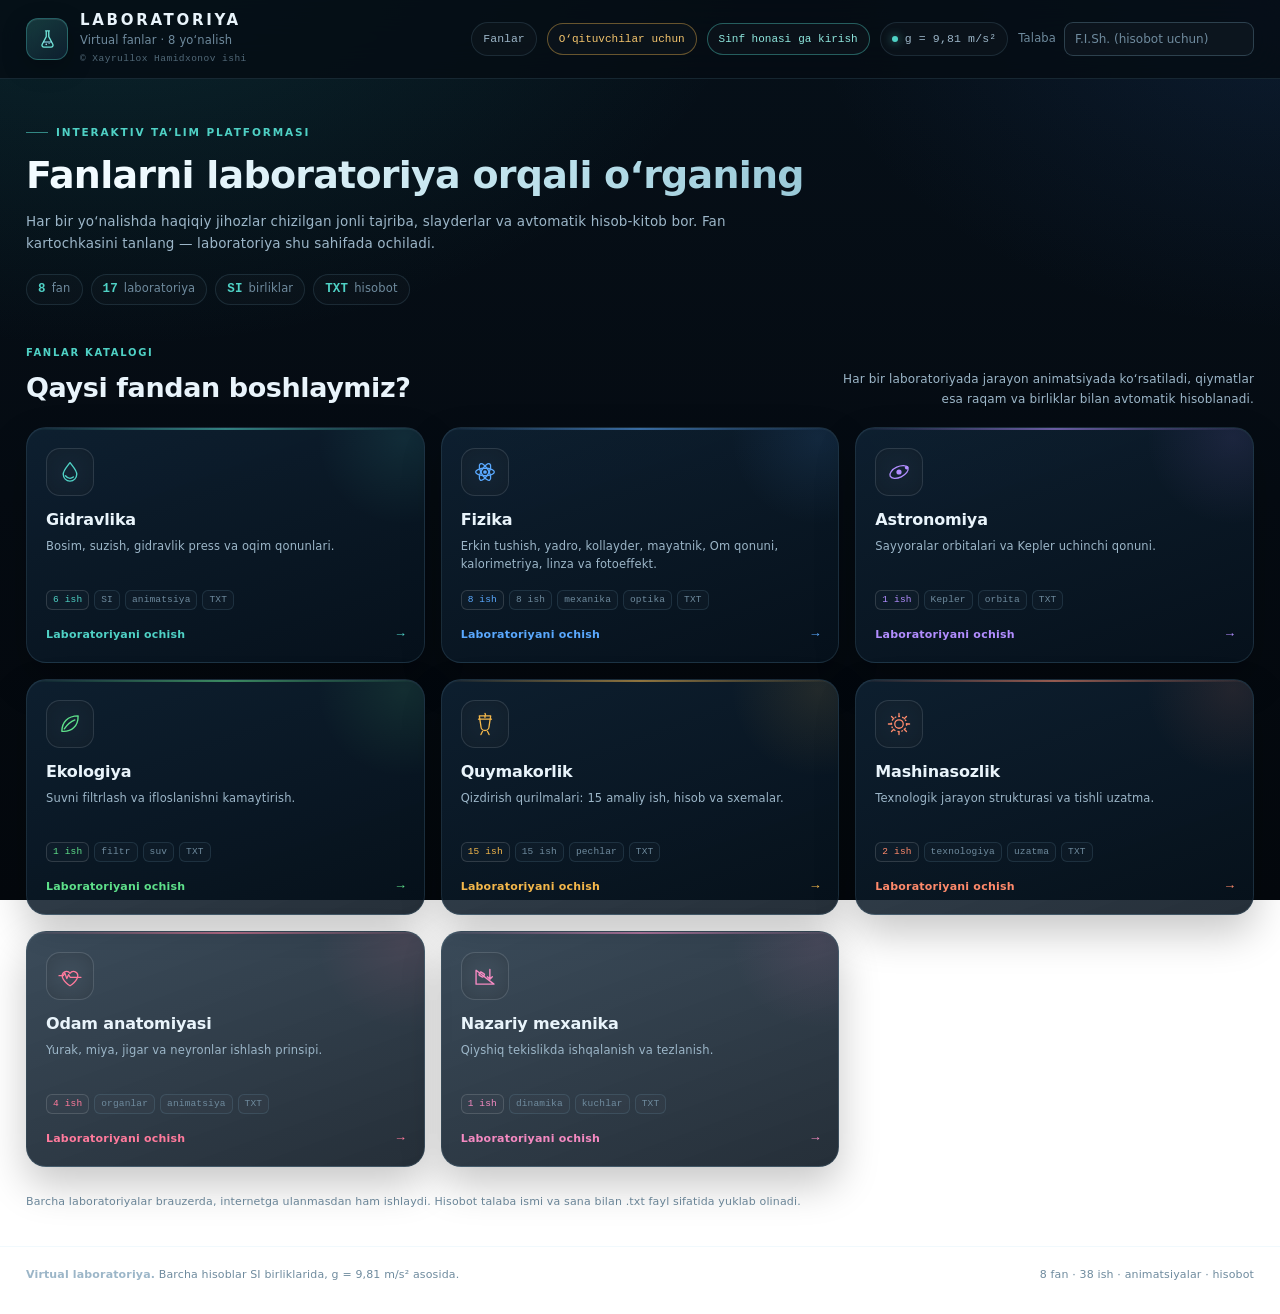
<file: index.html>
<!DOCTYPE html>
<html lang="uz">
<head>
<meta charset="UTF-8">
<meta name="viewport" content="width=device-width, initial-scale=1.0">
<title>Virtual laboratoriya — fanlar to‘plami</title>
<meta name="description" content="8 fan bo‘yicha interaktiv virtual laboratoriyalar: gidravlika, fizika, astronomiya, ekologiya, quymakorlik, mashinasozlik, nazariy mexanika va odam anatomiyasi. Animatsiyalar, SI birliklar va hisobotlar.">
<style>
:root{
  --bg:#050d15;
  --ink:#e9f4fb;
  --muted:#9cb6c8;
  --dim:#6f8b9e;
  --line:rgba(150,205,235,.13);
  --line2:rgba(150,205,235,.24);
  --teal:#4fd1c5;
  --teal2:#2fb3a7;
  --amber:#f5b84b;
  --blue:#5aa9ff;
  --red:#ff6b6b;
  --green:#5ee08a;
  --panel:rgba(12,28,43,.72);
  --radius:18px;
  --mono:ui-monospace,SFMono-Regular,Menlo,Consolas,monospace;
  --ui:"Inter",system-ui,-apple-system,"Segoe UI",Roboto,sans-serif;
}
*{box-sizing:border-box}
html{scroll-behavior:smooth}
body{
  margin:0;
  color:var(--ink);
  background:
    radial-gradient(1100px 700px at 8% -8%,rgba(35,150,150,.18),transparent 60%),
    radial-gradient(900px 600px at 102% 0%,rgba(45,95,170,.16),transparent 55%),
    linear-gradient(180deg,#061019 0%,#050b12 55%,#04080d 100%);
  background-attachment:fixed;
  font-family:var(--ui);
  font-size:15px;
  line-height:1.5;
  letter-spacing:.01em;
  min-height:100vh;
  -webkit-font-smoothing:antialiased;
}
::selection{background:rgba(79,209,197,.28)}
button,input,select{font:inherit}
button{cursor:pointer}
h1,h2,h3,h4,p{margin:0}
ul{margin:0}
.shell{max-width:1460px;margin:0 auto;padding:0 26px}

/* ---------- top bar ---------- */
.topbar{
  position:sticky;top:0;z-index:60;
  background:rgba(5,13,20,.82);
  backdrop-filter:blur(18px);
  -webkit-backdrop-filter:blur(18px);
  border-bottom:1px solid var(--line);
}
.topbar-inner{
  max-width:1460px;margin:0 auto;padding:12px 26px;
  display:flex;align-items:center;gap:20px;
}
.brand{display:flex;align-items:center;gap:12px;min-width:0;color:inherit;text-decoration:none}
.brand-mark{
  width:42px;height:42px;flex:none;border-radius:12px;
  background:linear-gradient(145deg,rgba(79,209,197,.22),rgba(90,169,255,.10));
  border:1px solid rgba(79,209,197,.34);
  display:grid;place-items:center;
  box-shadow:inset 0 1px 0 rgba(255,255,255,.08),0 8px 24px rgba(0,0,0,.25);
}
.brand-mark svg{width:25px;height:25px}
.brand h1{font-size:15px;font-weight:750;letter-spacing:.18em;line-height:1.1}
.brand p{font-size:11.5px;color:var(--dim);margin-top:3px;white-space:nowrap}
.brand .credit{
  display:block;font-family:var(--mono);font-size:9.5px;letter-spacing:.05em;
  color:var(--dim);opacity:.72;margin-top:3px;white-space:nowrap;
  max-width:100%;overflow:hidden;text-overflow:ellipsis;
}
.top-metas{margin-left:auto;display:flex;align-items:center;gap:10px}
.chip{
  display:inline-flex;align-items:center;gap:7px;
  font-family:var(--mono);font-size:11.5px;color:var(--muted);
  border:1px solid var(--line);border-radius:999px;padding:7px 11px;
  background:rgba(255,255,255,.025);white-space:nowrap;
}
.chip i{width:6px;height:6px;border-radius:50%;background:var(--teal);box-shadow:0 0 10px rgba(79,209,197,.8)}
.nav-chip{cursor:pointer;transition:border-color .2s,color .2s,background .2s}
.nav-chip:hover{border-color:rgba(79,209,197,.45);color:var(--ink);background:rgba(79,209,197,.07)}
.student{display:flex;align-items:center;gap:8px;font-size:11.5px;color:var(--dim);white-space:nowrap}
.student input{
  width:190px;background:rgba(255,255,255,.03);border:1px solid var(--line2);
  border-radius:9px;padding:7px 10px;color:var(--ink);font-size:12px;outline:none;
  transition:border-color .2s,background .2s;
}
.student input:focus{border-color:rgba(79,209,197,.55);background:rgba(79,209,197,.05)}
.student input::placeholder{color:var(--dim)}
.nav-btn{
  display:inline-flex;align-items:center;gap:7px;cursor:pointer;
  font-family:var(--mono);font-size:11px;color:var(--muted);
  border:1px solid var(--line);border-radius:999px;padding:7px 11px;
  background:rgba(255,255,255,.025);white-space:nowrap;
  transition:border-color .2s,color .2s,background .2s;
}
.nav-btn:hover{color:var(--ink);border-color:var(--line2);background:rgba(255,255,255,.05)}
.nav-btn.teacher{border-color:rgba(245,184,75,.4);color:#f3c46d}
.nav-btn.teacher:hover{background:rgba(245,184,75,.09);border-color:rgba(245,184,75,.6)}
.nav-btn.join{border-color:rgba(79,209,197,.4);color:#8fe7de}
.nav-btn.join:hover{background:rgba(79,209,197,.09);border-color:rgba(79,209,197,.6)}

/* ---------- hero ---------- */
.hero{padding:38px 26px 6px;max-width:1460px;margin:0 auto}
.kicker{
  display:inline-flex;align-items:center;gap:8px;
  font-size:10.5px;font-weight:750;letter-spacing:.18em;text-transform:uppercase;
  color:var(--teal);margin-bottom:14px;
}
.kicker::before{content:"";width:22px;height:1px;background:var(--teal);opacity:.6}
.hero h2{
  font-size:clamp(25px,3vw,38px);line-height:1.12;font-weight:680;
  letter-spacing:-.02em;max-width:900px;
  background:linear-gradient(100deg,#f2fbff 10%,#b9dfea 55%,#7fb7c9 100%);
  -webkit-background-clip:text;background-clip:text;color:transparent;
}
.hero p{max-width:740px;color:var(--muted);font-size:13.5px;line-height:1.65;margin-top:13px}
.hero-stats{display:flex;flex-wrap:wrap;gap:8px;margin-top:20px}
.hero-stats span{
  display:inline-flex;align-items:baseline;gap:6px;font-size:11.5px;color:var(--dim);
  border:1px solid var(--line);border-radius:999px;padding:5px 11px;background:rgba(255,255,255,.02);
}
.hero-stats b{font-family:var(--mono);font-size:12.5px;color:var(--teal);font-weight:600}

/* ---------- tabs ---------- */
.tabs{
  display:flex;gap:7px;overflow-x:auto;scrollbar-width:none;
  padding:18px 26px 6px;max-width:1460px;margin:0 auto;
}
.tabs::-webkit-scrollbar{display:none}
.tab{
  display:inline-flex;align-items:center;gap:9px;flex:none;
  border:1px solid var(--line);border-radius:999px;
  background:rgba(255,255,255,.022);color:var(--muted);
  padding:9px 14px;font-size:12.5px;font-weight:550;
  transition:border-color .2s,background .2s,color .2s,transform .15s;
}
.tab:hover{border-color:var(--line2);color:var(--ink);background:rgba(255,255,255,.04)}
.tab .num{
  font-family:var(--mono);font-size:10px;color:var(--dim);
  border:1px solid var(--line);border-radius:6px;padding:1px 5px;line-height:1.4;
}
.tab.active{
  color:#f4fffd;border-color:rgba(79,209,197,.48);
  background:linear-gradient(135deg,rgba(79,209,197,.17),rgba(90,169,255,.08));
  box-shadow:0 0 0 1px rgba(79,209,197,.06) inset,0 8px 24px rgba(0,0,0,.22);
}
.tab.active .num{color:var(--teal);border-color:rgba(79,209,197,.35)}
.tab:active{transform:translateY(1px)}

/* ---------- lab layout ---------- */
main{padding-bottom:10px}
.lab{display:none;padding:20px 26px 0;max-width:1460px;margin:0 auto}
.lab.active{display:block;animation:fadein .35s ease}
@keyframes fadein{from{opacity:0;transform:translateY(6px)}to{opacity:1;transform:none}}
.lab-head{margin:9px 0 20px;max-width:900px}
.eyebrow{
  font-size:10px;font-weight:750;letter-spacing:.17em;text-transform:uppercase;
  color:var(--teal);margin-bottom:8px;
}
.lab-head h2{font-size:clamp(20px,2.2vw,28px);font-weight:650;letter-spacing:-.015em;line-height:1.22}
.lab-head .goal{color:var(--muted);font-size:13px;line-height:1.65;margin-top:9px;max-width:780px}
.lab-body{
  display:grid;grid-template-columns:minmax(0,1.55fr) minmax(330px,.85fr);
  gap:20px;align-items:start;
}
.stage-wrap{
  position:sticky;top:88px;
  border-radius:var(--radius);border:1px solid var(--line);
  background:#08131e;overflow:hidden;
  box-shadow:0 26px 70px rgba(0,0,0,.38);
}
.stage-wrap canvas{display:block;width:100%;height:auto;touch-action:none}
.anatomy-switch{
  position:absolute;z-index:8;top:14px;left:14px;display:inline-flex;gap:4px;padding:4px;
  border-radius:999px;background:rgba(5,16,25,.74);border:1px solid rgba(150,205,235,.2);
  backdrop-filter:blur(14px);-webkit-backdrop-filter:blur(14px);
  box-shadow:0 10px 26px rgba(0,0,0,.4);
}
.anatomy-switch[hidden]{display:none}
.anatomy-switch button{
  border:0;background:transparent;color:rgba(203,228,240,.66);
  font:650 11px/1 var(--ui);padding:9px 13px;border-radius:999px;transition:color .2s,background .2s;
}
.anatomy-switch button.active{
  color:#061319;
  background:linear-gradient(135deg,rgba(255,255,255,.97),var(--glow-solid,#9ff0e7));
  box-shadow:0 4px 16px rgba(0,0,0,.28);
}
.anatomy-3d{
  position:absolute;inset:0;z-index:6;overflow:hidden;
  background:
    radial-gradient(55% 60% at 50% 42%,var(--glow,rgba(255,122,156,.12)),transparent 74%),
    radial-gradient(85% 70% at 50% 118%,rgba(0,0,0,.65),transparent 62%),
    linear-gradient(180deg,#111820 0%,#0a0f14 72%,#080b0f 100%);
}
.anatomy-3d[hidden]{display:none}
.anatomy-3d canvas{position:absolute;inset:0;width:100%;height:100%;display:block;touch-action:none;cursor:grab}
.anatomy-3d canvas:active{cursor:grabbing}
.anatomy-chip{
  position:absolute;z-index:3;top:14px;right:14px;display:inline-flex;align-items:center;gap:7px;
  padding:8px 12px;border-radius:999px;background:rgba(8,14,20,.72);
  border:1px solid rgba(180,200,215,.16);backdrop-filter:blur(12px);
  font:700 10px/1 var(--mono);letter-spacing:.09em;color:rgba(228,232,236,.8);
}
.anatomy-chip i{width:6px;height:6px;border-radius:50%;background:var(--glow-solid,#7ee0c8);box-shadow:0 0 10px var(--glow-solid,#7ee0c8)}
.anatomy-material{
  position:absolute;z-index:3;left:14px;bottom:14px;display:inline-flex;gap:4px;padding:4px;
  border-radius:999px;background:rgba(8,14,20,.72);border:1px solid rgba(180,200,215,.16);
  backdrop-filter:blur(12px);-webkit-backdrop-filter:blur(12px);
}
.anatomy-material button{
  border:0;background:transparent;color:rgba(203,228,240,.66);
  font:650 10px/1 var(--ui);padding:8px 11px;border-radius:999px;transition:color .2s,background .2s;
}
.anatomy-material button.active{
  color:#061319;
  background:linear-gradient(135deg,rgba(255,255,255,.95),var(--glow-solid,#9ff0e7));
}
.anatomy-bottom{position:absolute;z-index:3;left:14px;right:14px;bottom:14px;display:flex;align-items:flex-end;justify-content:flex-end;gap:12px;pointer-events:none}
.anatomy-hint{font:500 10px/1.4 var(--mono);color:rgba(170,190,205,.55);text-align:right;text-shadow:0 1px 8px rgba(0,0,0,.5)}
@media (max-width:640px){
  .anatomy-switch{top:10px;left:10px}
  .anatomy-switch button{padding:8px 10px;font-size:10px}
  .anatomy-chip{top:10px;right:10px;font-size:9px;padding:7px 9px}
  .anatomy-material{left:10px;bottom:10px}
  .anatomy-material button{padding:7px 9px;font-size:9px}
  .anatomy-bottom{left:10px;right:10px;bottom:10px}
  .anatomy-hint{display:none}
}
.live-badge{
  position:absolute;right:14px;bottom:14px;
  display:inline-flex;align-items:center;gap:7px;
  font-family:var(--mono);font-size:10px;letter-spacing:.08em;text-transform:uppercase;
  color:var(--muted);background:rgba(5,14,22,.72);
  border:1px solid var(--line);border-radius:999px;padding:5px 9px;
  backdrop-filter:blur(8px);
}
.live-badge .dot{
  width:6px;height:6px;border-radius:50%;background:var(--green);
  box-shadow:0 0 0 0 rgba(94,224,138,.6);animation:pulse 2.2s infinite;
}
@keyframes pulse{
  0%{box-shadow:0 0 0 0 rgba(94,224,138,.5)}
  70%{box-shadow:0 0 0 7px rgba(94,224,138,0)}
  100%{box-shadow:0 0 0 0 rgba(94,224,138,0)}
}

/* ---------- side cards ---------- */
.side{display:flex;flex-direction:column;gap:12px;min-width:0}
.card{
  background:linear-gradient(180deg,rgba(15,34,51,.78),rgba(8,20,32,.78));
  border:1px solid var(--line);border-radius:16px;padding:15px 15px 14px;
  box-shadow:inset 0 1px 0 rgba(255,255,255,.03);
}
.card h3{
  font-size:10px;font-weight:750;letter-spacing:.16em;text-transform:uppercase;
  color:var(--dim);margin:0 0 11px;
}
.eq-list{display:flex;flex-wrap:wrap;gap:5px;margin:0;padding:0;list-style:none}
.eq-list li{
  font-size:11px;color:var(--muted);border:1px solid var(--line);
  border-radius:999px;padding:3px 8px;background:rgba(255,255,255,.02);
}
.hint{font-size:11px;line-height:1.55;color:var(--dim);margin-top:9px}
.hint b{color:var(--muted);font-weight:600}

/* controls */
.control{display:block;margin-bottom:13px}
.control:last-child{margin-bottom:0}
.control .row{display:flex;justify-content:space-between;align-items:baseline;gap:8px;margin-bottom:6px}
.control .name{font-size:12px;color:var(--muted)}
.control output{
  font-family:var(--mono);font-size:11.5px;color:var(--teal);
  background:rgba(79,209,197,.07);border:1px solid rgba(79,209,197,.18);
  border-radius:7px;padding:2px 7px;white-space:nowrap;
}
input[type=range]{
  -webkit-appearance:none;appearance:none;display:block;width:100%;
  height:24px;margin:0;background:transparent;cursor:pointer;
}
input[type=range]::-webkit-slider-runnable-track{
  height:5px;border-radius:999px;
  background:linear-gradient(90deg,rgba(79,209,197,.55),rgba(90,169,255,.42));
}
input[type=range]::-webkit-slider-thumb{
  -webkit-appearance:none;appearance:none;width:16px;height:16px;border-radius:50%;
  margin-top:-5.5px;background:#eafcff;border:3px solid #2fb3a7;
  box-shadow:0 0 0 4px rgba(79,209,197,.10),0 2px 6px rgba(0,0,0,.35);
}
input[type=range]::-moz-range-track{height:5px;border-radius:999px;background:linear-gradient(90deg,rgba(79,209,197,.55),rgba(90,169,255,.42))}
input[type=range]::-moz-range-thumb{width:12px;height:12px;border-radius:50%;background:#eafcff;border:3px solid #2fb3a7}
select{
  width:100%;background:#0b1c2a;color:var(--ink);border:1px solid var(--line2);
  border-radius:9px;padding:8px 10px;font-size:12.5px;outline:none;margin-top:2px;
  transition:border-color .2s;
}
select:focus{border-color:rgba(79,209,197,.55)}

/* buttons */
.btn{
  display:inline-flex;align-items:center;justify-content:center;gap:7px;
  border-radius:10px;padding:9px 13px;font-size:12px;font-weight:650;
  border:1px solid var(--line2);background:rgba(255,255,255,.03);color:var(--ink);
  transition:border-color .2s,background .2s,transform .12s,box-shadow .2s;
}
.btn:hover{border-color:rgba(79,209,197,.4);background:rgba(79,209,197,.06)}
.btn:active{transform:translateY(1px)}
.btn.primary{
  border-color:transparent;color:#04211f;
  background:linear-gradient(135deg,#61e0d3,#3cb9cf);
  box-shadow:0 8px 22px rgba(47,179,167,.18);
}
.btn.primary:hover{background:linear-gradient(135deg,#74eadf,#4ac6da)}
.btn.wide{width:100%}
.btn-row{display:flex;flex-wrap:wrap;gap:7px;margin-top:4px}

/* results */
.big-result{
  display:flex;flex-direction:column;gap:1px;
  padding:12px 14px;border-radius:13px;margin-bottom:11px;
  background:linear-gradient(135deg,rgba(79,209,197,.13),rgba(90,169,255,.05));
  border:1px solid rgba(79,209,197,.2);
}
.big-result b{
  font-family:var(--mono);font-size:24px;font-weight:650;line-height:1.2;
  color:#defffa;letter-spacing:-.02em;
}
.big-result small{font-size:10.5px;color:var(--muted)}
.readout{width:100%;border-collapse:collapse;font-size:12px}
.readout td{padding:6px 0;border-bottom:1px solid rgba(150,205,235,.07);vertical-align:baseline}
.readout tr:last-child td{border-bottom:0}
.readout td:first-child{color:var(--muted);padding-right:10px}
.readout td:last-child{text-align:right;white-space:nowrap}
.readout b{font-family:var(--mono);font-weight:600;color:var(--ink);font-size:12px}
.readout .unit{color:var(--dim);font-size:10px;margin-left:2px}
.readout tr.accent td{color:var(--teal)}
.readout tr.accent b{color:#9ff0e7}
.sect-table{width:100%;border-collapse:collapse;font-size:11px;margin-top:8px}
.sect-table th{
  text-align:right;color:var(--dim);font-weight:600;font-size:9px;
  letter-spacing:.05em;text-transform:uppercase;padding:4px 0 5px;
  border-bottom:1px solid var(--line);white-space:nowrap;
}
.sect-table th:first-child{text-align:left}
.sect-table td{
  padding:7px 0;border-bottom:1px solid rgba(150,205,235,.07);
  color:var(--muted);text-align:right;font-family:var(--mono);white-space:nowrap;
}
.sect-table td:first-child{text-align:left;font-family:inherit;padding-right:6px}
.sect-table tr:last-child td{border-bottom:0}
.sect-table .sect-no{
  display:inline-grid;place-items:center;width:15px;height:15px;border-radius:50%;
  margin-right:5px;font-family:var(--mono);font-size:9px;font-weight:700;
  color:#a9d2ff;background:rgba(90,169,255,.14);border:1px solid rgba(90,169,255,.3);
}
.sect-table tr.throat td{color:#9ff0e7}
.sect-table tr.throat .sect-no{color:#9ff0e7;background:rgba(79,209,197,.15);border-color:rgba(79,209,197,.34)}
.state-banner{
  display:flex;align-items:center;gap:8px;
  padding:9px 11px;border-radius:11px;margin-bottom:11px;
  font-size:12px;font-weight:650;border:1px solid var(--line);
  color:var(--muted);background:rgba(255,255,255,.025);
}
.state-banner::before{content:"";width:7px;height:7px;border-radius:50%;background:currentColor;flex:none}
.state-banner.ok{color:#7de9a8;background:rgba(94,224,138,.07);border-color:rgba(94,224,138,.22)}
.state-banner.bad{color:#ff9292;background:rgba(255,107,107,.07);border-color:rgba(255,107,107,.22)}
.state-banner.eq{color:#84c4ff;background:rgba(90,169,255,.07);border-color:rgba(90,169,255,.22)}
.state-banner.held{color:#e9c87c;background:rgba(245,184,75,.07);border-color:rgba(245,184,75,.2)}

/* calculation */
.calc-box{
  background:rgba(4,12,19,.55);border:1px solid var(--line);border-radius:11px;
  padding:11px 12px;font-family:var(--mono);font-size:11.5px;line-height:1.85;
  color:#cfe3ef;white-space:pre-wrap;word-break:break-word;overflow-wrap:anywhere;
}
.calc-box + .btn{margin-top:10px}
.report-btn{width:100%;margin-top:10px}

/* reference */
.reference{padding:48px 26px 30px;max-width:1460px;margin:0 auto}
.section-head{margin-bottom:20px}
.section-head h2{font-size:clamp(20px,2.2vw,27px);font-weight:650;letter-spacing:-.015em}
.ref-grid{display:grid;grid-template-columns:repeat(2,minmax(0,1fr));gap:14px}
.ref-card h3{margin-bottom:12px}
.formula-list{display:flex;flex-direction:column;gap:0;margin:0;padding:0;list-style:none}
.formula-list li{
  display:flex;align-items:baseline;justify-content:space-between;gap:12px;
  padding:7px 0;border-bottom:1px dashed rgba(150,205,235,.08);
  font-size:12px;color:var(--muted);
}
.formula-list li:last-child{border-bottom:0;padding-bottom:0}
.formula-list code{font-family:var(--mono);color:#9ff0e7;font-size:11.5px;white-space:nowrap}
.ref-table{width:100%;border-collapse:collapse;font-size:12px}
.ref-table th{
  text-align:left;color:var(--dim);font-weight:600;font-size:10px;
  letter-spacing:.08em;text-transform:uppercase;padding:5px 0;border-bottom:1px solid var(--line);
}
.ref-table td{padding:6px 0;border-bottom:1px solid rgba(150,205,235,.06);color:var(--muted)}
.ref-table tr:last-child td{border-bottom:0}
.ref-table td:last-child{text-align:right;font-family:var(--mono);color:var(--ink);white-space:nowrap}
.unit-list{display:grid;grid-template-columns:1fr 1fr;gap:7px 14px;margin:0;padding:0;list-style:none}
.unit-list li{font-size:11.5px;color:var(--muted);display:flex;justify-content:space-between;gap:8px;border-bottom:1px dashed rgba(150,205,235,.07);padding-bottom:7px}
.unit-list code{font-family:var(--mono);color:#9ff0e7;font-size:11px;white-space:nowrap}

/* ---------- views & home ---------- */
.view{display:none}
.view.active{display:block}
.home-hero{padding-bottom:10px}
.home-hero h2{max-width:980px}
.home-hero p{max-width:780px}
.catalog{max-width:1460px;margin:0 auto;padding:30px 26px 10px}
.catalog-head{display:flex;align-items:flex-end;justify-content:space-between;gap:24px;margin-bottom:18px}
.catalog-head h2{font-size:clamp(20px,2.2vw,27px);font-weight:650;letter-spacing:-.015em}
.catalog-head p{color:var(--muted);font-size:12px;line-height:1.6;max-width:430px;text-align:right}
.subject-grid{display:grid;grid-template-columns:repeat(3,minmax(0,1fr));gap:16px}
.subject-card{
  --accent:#4fd1c5;
  position:relative;display:flex;flex-direction:column;gap:12px;
  min-height:236px;padding:20px 19px 17px;text-align:left;color:var(--ink);text-decoration:none;
  border:1px solid var(--line);border-radius:20px;overflow:hidden;
  background:linear-gradient(160deg,rgba(16,36,54,.82),rgba(7,18,29,.88));
  box-shadow:inset 0 1px 0 rgba(255,255,255,.03),0 18px 40px rgba(0,0,0,.22);
  transition:transform .2s ease,border-color .2s ease,box-shadow .2s ease;
}
.subject-card::before{
  content:"";position:absolute;left:0;right:0;top:0;height:2px;
  background:linear-gradient(90deg,transparent,var(--accent),transparent);opacity:.55;
}
.subject-card::after{
  content:"";position:absolute;width:180px;height:180px;right:-70px;top:-80px;border-radius:50%;
  background:radial-gradient(circle,var(--accent),transparent 68%);opacity:.10;pointer-events:none;
}
.subject-card:hover,.subject-card:focus-visible{
  transform:translateY(-3px);border-color:var(--accent);
  box-shadow:0 24px 50px rgba(0,0,0,.32),0 0 0 1px rgba(255,255,255,.03) inset;
  outline:none;
}
.subject-icon{
  width:48px;height:48px;border-radius:14px;display:grid;place-items:center;flex:none;
  color:var(--accent);border:1px solid rgba(255,255,255,.10);
  background:rgba(255,255,255,.035);
  box-shadow:0 0 22px rgba(0,0,0,.2) inset;
}
.subject-icon svg{width:26px;height:26px}
.subject-card h3{font-size:16px;font-weight:680;letter-spacing:-.01em}
.subject-card .tagline{color:var(--muted);font-size:11.5px;line-height:1.55;margin-top:-6px}
.subject-meta{display:flex;flex-wrap:wrap;gap:5px;margin-top:auto}
.subject-meta span{
  font-family:var(--mono);font-size:9.5px;color:var(--dim);
  border:1px solid var(--line);border-radius:6px;padding:2px 6px;background:rgba(255,255,255,.02);
}
.subject-meta .count{color:var(--accent);border-color:rgba(255,255,255,.14)}
.subject-cta{display:flex;align-items:center;justify-content:space-between;gap:10px;padding-top:3px}
.subject-cta b{font-size:11px;font-weight:650;color:var(--accent);letter-spacing:.02em}
.subject-cta em{font-style:normal;font-family:var(--mono);font-size:13px;color:var(--accent)}
.home-note{
  max-width:1460px;margin:16px auto 0;padding:0 26px;color:var(--dim);
  font-size:11px;line-height:1.6;
}
.back-link{
  display:inline-flex;align-items:center;gap:6px;margin-bottom:16px;
  border:1px solid var(--line);border-radius:999px;background:rgba(255,255,255,.025);
  color:var(--muted);font-size:11.5px;padding:6px 11px;transition:border-color .2s,color .2s;
}
.back-link:hover{border-color:var(--line2);color:var(--ink)}
.subject-hero .hero-stats span{color:var(--muted)}
.subject-hero .hero-stats b{color:inherit}

/* ---------- subject lab tabs & notes ---------- */
.lab-tabs{
  display:flex;flex-wrap:wrap;gap:8px;
  max-width:1460px;margin:14px auto 0;padding:0 26px;
}
.lab-tab{
  display:inline-flex;align-items:center;
  border:1px solid var(--line);border-radius:999px;
  background:rgba(255,255,255,.022);color:var(--muted);
  padding:8px 14px;font-size:12px;font-weight:550;
  transition:border-color .2s,background .2s,color .2s;
}
.lab-tab:hover{border-color:var(--line2);color:var(--ink);background:rgba(255,255,255,.04)}
.lab-tab.active{
  color:#fff6f2;border-color:rgba(255,138,107,.5);
  background:linear-gradient(135deg,rgba(255,138,107,.16),rgba(245,184,75,.08));
}
.lab-notes{max-width:1460px;margin:0 auto;padding:6px 26px 40px}
.notes-grid{display:grid;grid-template-columns:1.15fr 1fr;gap:16px}
.notes-grid:has(#subject-steps-card[hidden]){grid-template-columns:1fr}
.hydro-quiz-notes .notes-grid{grid-template-columns:1fr}
.notes-grid ol{margin:10px 0 0 18px;color:var(--muted);font-size:12px;line-height:1.75}
.notes-grid li{padding-left:4px}
.notes-grid li::marker{color:var(--teal);font-family:var(--mono);font-size:11px}
.notes-grid li.quiz-empty{list-style:none;color:var(--dim);font-size:11.5px;line-height:1.6;padding-left:0}

/* quiz */
.quiz-head-row{display:flex;align-items:center;justify-content:space-between;gap:10px;flex-wrap:wrap;margin-bottom:11px}
.quiz-head-row h3{margin:0}
.quiz-switch{display:flex;gap:3px;padding:3px;border:1px solid var(--line);border-radius:999px;background:rgba(255,255,255,.02)}
.quiz-switch button{
  border:0;background:transparent;color:var(--dim);border-radius:999px;
  font-size:9.5px;font-weight:750;letter-spacing:.09em;text-transform:uppercase;padding:5px 10px;
  transition:color .15s,background .15s;
}
.quiz-switch button:hover{color:var(--muted)}
.quiz-switch button.active{color:#04211f;background:linear-gradient(135deg,#61e0d3,#3cb9cf)}
.quiz-top{display:flex;align-items:center;justify-content:space-between;gap:10px;margin-bottom:8px}
.quiz-top span{font-size:9.5px;font-weight:750;letter-spacing:.14em;text-transform:uppercase;color:var(--dim)}
.quiz-top b{font-family:var(--mono);font-size:11px;font-weight:600;color:var(--teal)}
.quiz-bar{height:4px;border-radius:999px;background:rgba(255,255,255,.06);overflow:hidden;margin-bottom:14px}
.quiz-bar i{display:block;height:100%;border-radius:999px;background:linear-gradient(90deg,#61e0d3,#5aa9ff);transition:width .25s}
.quiz-q{font-size:14px;line-height:1.5;font-weight:650;color:var(--ink);margin-bottom:12px}
.quiz-opts{display:grid;gap:7px}
.quiz-opt{
  display:flex;align-items:center;gap:10px;width:100%;text-align:left;
  border:1px solid var(--line2);background:rgba(255,255,255,.025);color:var(--ink);
  border-radius:11px;padding:9px 11px;font-size:12.5px;line-height:1.4;
  transition:border-color .15s,background .15s;
}
.quiz-opt:hover:not(:disabled){border-color:rgba(79,209,197,.45);background:rgba(79,209,197,.06)}
.quiz-opt:disabled{cursor:default}
.quiz-letter{
  display:grid;place-items:center;flex:none;width:20px;height:20px;border-radius:6px;
  font-family:var(--mono);font-size:10px;color:var(--dim);
  background:rgba(255,255,255,.04);border:1px solid var(--line);
}
.quiz-opt.ok{border-color:rgba(94,224,138,.5);background:rgba(94,224,138,.1)}
.quiz-opt.ok .quiz-letter{color:#7de9a8;border-color:rgba(94,224,138,.4);background:rgba(94,224,138,.1)}
.quiz-opt.bad{border-color:rgba(255,107,107,.5);background:rgba(255,107,107,.1)}
.quiz-opt.bad .quiz-letter{color:#ff9292;border-color:rgba(255,107,107,.4);background:rgba(255,107,107,.1)}
.quiz-note{
  margin-top:11px;padding:9px 11px;border-radius:10px;border:1px solid var(--line);
  background:rgba(255,255,255,.02);color:var(--muted);font-size:11.5px;line-height:1.55;
}
.quiz-note b{color:#9ff0e7;font-weight:650}
.quiz-note.bad b{color:#ff9292}
.quiz-actions{display:flex;flex-wrap:wrap;gap:7px;margin-top:12px}
.quiz-timer{font-family:var(--mono);font-size:11px;color:var(--muted)}
.quiz-timer.hot{color:var(--amber)}
.quiz-result .quiz-score{display:block;font-family:var(--mono);font-size:34px;line-height:1.1;color:var(--teal);margin:6px 0 4px}
.quiz-result p{font-size:12px;color:var(--muted);line-height:1.55}
.quiz-kicker{font-size:9.5px;font-weight:750;letter-spacing:.14em;text-transform:uppercase;color:var(--dim)}

/* ---------- teacher panel / classroom ---------- */
body.tp-lock{overflow:hidden}
.tp-overlay{
  position:fixed;inset:0;z-index:120;overflow-y:auto;
  display:flex;align-items:flex-start;justify-content:center;
  padding:24px 18px;
  background:rgba(3,8,13,.84);
  backdrop-filter:blur(16px);-webkit-backdrop-filter:blur(16px);
}
.tp-overlay[hidden]{display:none}
.tp-sheet{
  width:min(720px,100%);margin:auto;padding:22px;
  background:linear-gradient(180deg,rgba(13,30,46,.98),rgba(7,17,27,.99));
  border:1px solid var(--line2);border-radius:20px;
  box-shadow:0 30px 90px rgba(0,0,0,.6);
}
.tp-sheet.wide{width:min(1240px,100%)}
.tp-top{display:flex;align-items:flex-start;justify-content:space-between;gap:16px;margin-bottom:16px}
.tp-kicker{font-size:9.5px;font-weight:750;letter-spacing:.16em;text-transform:uppercase;color:var(--teal)}
.tp-top h2{font-size:20px;margin-top:6px;line-height:1.25}
.tp-close{
  flex:none;width:32px;height:32px;border-radius:10px;cursor:pointer;
  border:1px solid var(--line);background:rgba(255,255,255,.03);
  color:var(--muted);font-size:18px;line-height:1;display:grid;place-items:center;
}
.tp-close:hover{color:var(--ink);border-color:var(--line2)}
.tp-field{display:block;margin-bottom:12px}
.tp-field span{display:block;font-size:11px;color:var(--muted);margin-bottom:6px}
.tp-field input{
  width:100%;background:rgba(255,255,255,.03);border:1px solid var(--line2);
  border-radius:10px;padding:10px 12px;color:var(--ink);font-size:14px;
  outline:none;transition:border-color .2s,background .2s;
}
.tp-field input:focus{border-color:rgba(79,209,197,.55);background:rgba(79,209,197,.05)}
.tp-err{margin:0 0 12px;padding:9px 11px;border-radius:10px;border:1px solid rgba(255,107,107,.35);background:rgba(255,107,107,.08);color:#ffb0b0;font-size:11.5px;line-height:1.5}
.tp-hint{margin-top:14px;font-size:11px;line-height:1.65;color:var(--dim)}
.tp-hint b{color:var(--muted);font-family:var(--mono);font-weight:600}
.tp-net{margin:12px 0 0;padding:9px 11px;border-radius:10px;border:1px solid var(--line);background:rgba(255,255,255,.02);color:var(--muted);font-size:11.5px;line-height:1.5}
.tp-net[hidden]{display:none}
.tp-net.err{border-color:rgba(255,107,107,.35);background:rgba(255,107,107,.08);color:#ffb0b0}
.cr-net{color:var(--dim)}
.cr-net.ok{color:#8ff1e8}
.cr-net.warn{color:#f3c46d}
.cr-net.bad{color:#ffb0b0}
.tp-user{display:flex;align-items:center;justify-content:space-between;gap:12px;flex-wrap:wrap;margin-bottom:14px;font-size:12px;color:var(--muted)}
.tp-user b{color:var(--ink)}
.tp-linkbtn{border:1px solid var(--line);background:transparent;color:var(--dim);border-radius:9px;padding:6px 10px;font-size:10.5px;cursor:pointer}
.tp-linkbtn:hover{color:var(--ink);border-color:var(--line2)}
.tp-drop{
  border:1px dashed rgba(79,209,197,.42);border-radius:16px;padding:26px 18px;text-align:center;
  background:rgba(79,209,197,.04);transition:border-color .2s,background .2s;
}
.tp-drop.drag{border-color:var(--teal);background:rgba(79,209,197,.1)}
.tp-drop b{display:block;font-size:15px;margin-bottom:6px}
.tp-drop span{display:block;color:var(--dim);font-size:11.5px;line-height:1.55;margin-bottom:14px}
.tp-progress{margin-top:14px}
.tp-progress i{display:block;height:4px;width:0;border-radius:999px;background:linear-gradient(90deg,#61e0d3,#5aa9ff);transition:width .35s}
.tp-progress span{display:block;margin-top:7px;font-size:11px;color:var(--muted)}
.tp-links{display:flex;flex-wrap:wrap;gap:14px;margin-top:13px}
.tp-link{border:0;background:none;padding:0;color:var(--teal);font-size:11px;text-decoration:underline;cursor:pointer}
.tp-link:hover{color:#8ff1e8}
.tp-guide{margin-top:12px;padding:12px 13px;border:1px solid var(--line);border-radius:12px;background:rgba(255,255,255,.02);font-size:11.5px;line-height:1.65;color:var(--muted)}
.tp-guide b{color:var(--ink)}
.tp-guide pre{
  margin:8px 0 0;padding:10px;border-radius:9px;overflow-x:auto;
  background:rgba(0,0,0,.28);border:1px solid var(--line);
  font-family:var(--mono);font-size:10.5px;line-height:1.55;color:#bfe9e2;
}
.tp-rooms{display:grid;gap:8px;margin-top:18px}
.tp-empty{margin:14px 0 0;font-size:11.5px;color:var(--dim)}
.tp-room{
  display:flex;align-items:center;gap:10px;
  border:1px solid var(--line);border-radius:12px;padding:10px 12px;
  background:rgba(255,255,255,.02);
}
.tp-room-code{font-family:var(--mono);font-size:12px;font-weight:700;letter-spacing:.1em;color:var(--teal);flex:none}
.tp-room-main{flex:1;min-width:0}
.tp-room-main b{display:block;font-size:12px;font-weight:600;white-space:nowrap;overflow:hidden;text-overflow:ellipsis}
.tp-room-main span{display:block;font-size:10.5px;color:var(--dim);margin-top:2px}
.tp-room button{
  flex:none;border:1px solid var(--line2);background:rgba(255,255,255,.03);
  color:var(--muted);border-radius:9px;padding:6px 11px;font-size:10.5px;cursor:pointer;
}
.tp-room button:hover{color:var(--ink);border-color:rgba(79,209,197,.5)}
.tp-classroom-top{
  position:sticky;top:-24px;z-index:2;margin:-22px -22px 16px;padding:16px 22px;
  background:rgba(6,15,24,.97);border-bottom:1px solid var(--line);border-radius:20px 20px 0 0;
}
.tp-code-row{display:flex;align-items:center;gap:12px;flex-wrap:wrap;margin-top:4px}
.tp-code{font-family:var(--mono);font-size:28px;font-weight:700;letter-spacing:.22em;color:var(--teal);line-height:1.1}
.tp-copy{
  border:1px solid rgba(79,209,197,.4);background:rgba(79,209,197,.06);
  color:#9ff0e7;border-radius:9px;padding:6px 11px;font-size:10.5px;cursor:pointer;
}
.tp-copy:hover{background:rgba(79,209,197,.12)}
.tp-room-meta{display:flex;flex-wrap:wrap;gap:6px 16px;margin-top:7px;font-size:11px;color:var(--dim)}
.tp-help{margin-top:8px;font-size:11.5px;line-height:1.5;color:#f8d79c}
.tp-help a{color:inherit;text-decoration:underline;white-space:nowrap}
.cr-head{margin-bottom:16px}
.cr-head h2{font-size:19px;line-height:1.3}
.cr-head p{margin-top:7px;font-size:12px;line-height:1.6;color:var(--muted)}
.cr-badge{
  display:inline-flex;align-items:center;gap:7px;margin-top:10px;
  font-family:var(--mono);font-size:10px;letter-spacing:.08em;text-transform:uppercase;
  color:#9ff0e7;border:1px solid rgba(79,209,197,.3);border-radius:999px;padding:4px 9px;
  background:rgba(79,209,197,.06);
}
.cr-grid{display:grid;grid-template-columns:minmax(0,1.35fr) minmax(290px,.75fr);gap:16px}
.cr-canvas-wrap{
  position:relative;border:1px solid var(--line2);border-radius:18px;overflow:hidden;
  background:#06131f;min-height:340px;
}
.cr-canvas-wrap canvas{display:block;width:100%;height:100%;min-height:340px}
.cr-side{display:flex;flex-direction:column;gap:12px;min-width:0}
.cr-side .card{background:rgba(255,255,255,.025)}
.cr-note{margin-top:10px;font-size:10.5px;line-height:1.55;color:var(--dim)}
.cr-formula{
  font-family:var(--mono);font-size:11px;line-height:1.7;color:#bfe9e2;
  word-break:break-word;
}
.cr-formula b{color:var(--teal);font-weight:600}
.cr-checks{list-style:none;margin:0;padding:0;display:flex;flex-direction:column;gap:6px}
.cr-checks li{
  position:relative;padding:6px 8px 6px 26px;border-radius:8px;
  font-size:11.5px;line-height:1.45;color:#cfe6f3;background:rgba(255,255,255,.02);
}
.cr-checks li::before{position:absolute;left:9px;top:6px;font-weight:700}
.cr-checks li.ok::before{content:"✓";color:#3FD0A3}
.cr-checks li.warn::before{content:"!";color:#FFC24B}
.cr-checks li.danger::before{content:"!";color:#FF7A7A}
.cr-checks li.warn{color:#f6dfae;background:rgba(255,194,75,.06)}
.cr-checks li.danger{color:#ffc2c2;background:rgba(255,122,122,.1)}

.air-variant{display:flex;align-items:center;gap:10px;margin-bottom:4px}
.air-variant select{
  flex:1;min-width:0;background:rgba(255,255,255,.03);border:1px solid var(--line2);
  border-radius:10px;padding:9px 10px;color:var(--ink);font-size:12.5px;outline:none;
}
.air-variant select:focus{border-color:rgba(79,209,197,.55)}
.air-count{flex:none;font-family:var(--mono);font-size:10px;color:var(--teal)}
.air-inputs{display:grid;grid-template-columns:1fr 1fr;gap:8px 10px}
.air-inputs label{display:flex;flex-direction:column;gap:4px;font-size:10.5px;color:var(--muted)}
.air-inputs input{
  width:100%;min-width:0;background:rgba(255,255,255,.03);border:1px solid var(--line2);
  border-radius:9px;padding:7px 9px;color:var(--ink);font-size:12px;
  font-family:var(--mono);outline:none;transition:border-color .2s;
}
.air-inputs input:focus{border-color:rgba(79,209,197,.55);background:rgba(79,209,197,.05)}
.air-big b{font-size:26px}
.air-big.ok b{color:#8ff1e8}
.air-big.bad b{color:#ff9090}
.air-big small{display:block;margin-top:4px}
.air-status{
  display:inline-block;margin-top:10px;padding:5px 10px;border-radius:999px;
  font-size:10.5px;font-weight:700;letter-spacing:.02em;
  border:1px solid var(--line);color:var(--muted);background:rgba(255,255,255,.03);
}
.air-status.ok{color:#8ff1e8;border-color:rgba(79,209,197,.4);background:rgba(79,209,197,.08)}
.air-status.bad{color:#ffb0b0;border-color:rgba(255,107,107,.4);background:rgba(255,107,107,.08)}
.air-table{width:100%;border-collapse:collapse;font-size:11.5px;margin-top:12px}
.air-table th{
  font-size:9px;font-weight:700;letter-spacing:.06em;text-transform:uppercase;
  color:var(--dim);text-align:right;padding:0 4px 6px;border-bottom:1px solid var(--line);
}
.air-table th:first-child{text-align:left}
.air-table td{
  padding:6px 4px;border-bottom:1px solid rgba(150,205,235,.07);
  text-align:right;font-family:var(--mono);color:var(--muted);
}
.air-table td:first-child{text-align:left;font-family:inherit;color:var(--ink);font-weight:600}
.air-table tr:last-child td{border-bottom:0}
.air-table td.good{color:#8ff1e8}
.air-table td.bad{color:#ff9090}
.air-conclusion{margin:0;font-size:11.5px;line-height:1.65;color:var(--muted)}
.air-devices{margin:9px 0 0;padding-left:16px;font-size:11px;line-height:1.6;color:var(--dim)}
.air-devices li{margin-bottom:4px}
.air-formulas{margin-top:12px;border-top:1px solid var(--line);padding-top:10px}
.air-formulas summary{
  cursor:pointer;font-size:10.5px;color:var(--teal);list-style:none;
}
.air-formulas summary::-webkit-details-marker{display:none}
.air-formulas summary::before{content:"▸ ";color:var(--dim)}
.air-formulas[open] summary::before{content:"▾ "}
.air-formulas pre{
  margin:8px 0 0;padding:10px;border-radius:9px;overflow-x:auto;
  background:rgba(0,0,0,.28);border:1px solid var(--line);
  font-family:var(--mono);font-size:10px;line-height:1.6;color:#bfe9e2;
}
.air-students{margin-top:16px}
.air-students .air-students-list{
  display:grid;grid-template-columns:repeat(auto-fill,minmax(270px,1fr));gap:10px;
}
.air-students-list{display:flex;flex-direction:column;gap:9px;margin-top:4px}
.air-empty{margin:0;font-size:11px;line-height:1.6;color:var(--dim)}
.air-student{
  border:1px solid var(--line);border-radius:11px;padding:9px 10px;
  background:rgba(255,255,255,.02);
}
.air-student-top{display:flex;align-items:baseline;justify-content:space-between;gap:8px}
.air-student-top b{font-size:12px;font-weight:650;color:var(--ink)}
.air-student-time{flex:none;font-family:var(--mono);font-size:9px;color:var(--dim)}
.air-student-sum{margin:5px 0 0;font-size:10.5px;line-height:1.55;color:var(--muted)}
.air-tag{
  display:inline-block;margin-right:6px;padding:2px 7px;border-radius:999px;
  font-size:9px;font-weight:700;border:1px solid var(--line);vertical-align:1px;
}
.air-tag.ok{color:#8ff1e8;border-color:rgba(79,209,197,.4);background:rgba(79,209,197,.08)}
.air-tag.bad{color:#ffb0b0;border-color:rgba(255,107,107,.4);background:rgba(255,107,107,.08)}
.air-student details{margin-top:8px;border-top:1px solid var(--line);padding-top:7px}
.air-student summary{cursor:pointer;font-size:10px;color:var(--teal);list-style:none}
.air-student summary::-webkit-details-marker{display:none}
.air-student summary::before{content:"▸ ";color:var(--dim)}
.air-student details[open] summary::before{content:"▾ "}
.air-student .air-table{margin-top:8px;font-size:10px}
.air-student .readout{margin-top:8px}
.air-student .readout td{padding:4px 0;font-size:10.5px}
.air-refresh{
  margin-top:9px;border:1px solid var(--line);background:transparent;color:var(--muted);
  border-radius:8px;padding:5px 9px;font-size:10px;cursor:pointer;
}
.air-refresh:hover{color:var(--ink);border-color:var(--line2)}

@media (max-width:1120px){
  .cr-grid{grid-template-columns:1fr}
  .cr-canvas-wrap{min-height:280px}
  .cr-canvas-wrap canvas{min-height:280px}
}
@media (max-width:720px){
  .nav-btn{padding:6px 8px;font-size:9.5px;gap:5px}
  .nav-btn .full{display:none}
  .tp-overlay{padding:10px}
  .tp-sheet{padding:16px;border-radius:16px}
  .tp-classroom-top{top:-16px;margin:-16px -16px 14px;padding:13px 16px;border-radius:16px 16px 0 0}
  .tp-code{font-size:22px}
  .tp-sheet.wide{width:100%}
  .tp-user{font-size:11px}
  .cr-head h2{font-size:16px}
  .air-table{font-size:10.5px}
  .air-big b{font-size:21px}
}

footer{
  border-top:1px solid var(--line);margin-top:26px;padding:20px 26px 30px;
}
.footer-inner{
  max-width:1460px;margin:0 auto;display:flex;flex-wrap:wrap;gap:10px 24px;
  justify-content:space-between;color:var(--dim);font-size:11px;
}
.footer-inner b{color:var(--muted);font-weight:600}
noscript{display:block;padding:20px;color:#ffb3b3;background:#2a1010;border:1px solid #552020;border-radius:12px;margin:20px}

/* responsive */
@media (max-width:1120px){
  .lab-body{grid-template-columns:1fr}
  .stage-wrap{position:relative;top:0}
  .ref-grid{grid-template-columns:1fr}
  .subject-grid{grid-template-columns:repeat(2,minmax(0,1fr))}
  .notes-grid{grid-template-columns:1fr}
}
@media (max-width:720px){
  .shell,.topbar-inner,.hero,.tabs,.lab,.reference,.lab-tabs,.lab-notes{padding-left:16px;padding-right:16px}
  .topbar-inner{padding-top:10px;padding-bottom:10px}
  .brand p{display:none}
  .brand .credit{font-size:8.5px;letter-spacing:0;margin-top:2px}
  .top-metas{gap:7px}
  .chip{display:none}
  .student input{width:118px}
  .hero{padding-top:28px}
  .hero p{font-size:12.5px}
  .hero-stats span:nth-child(4){display:none}
  .lab{padding-top:16px}
  .lab-head{margin-bottom:15px}
  .card{padding:13px}
  .big-result b{font-size:21px}
  .unit-list{grid-template-columns:1fr}
  .readout{font-size:11.5px}
  .readout b{font-size:11.5px}
  .catalog{padding:22px 16px 6px}
  .catalog-head{display:block}
  .catalog-head p{text-align:left;margin-top:6px}
  .subject-grid{grid-template-columns:1fr}
  .subject-card{min-height:0}
  .home-note{padding-left:16px;padding-right:16px}
}
@media (prefers-reduced-motion:reduce){
  *{animation-duration:.001ms !important;transition-duration:.001ms !important}
  html{scroll-behavior:auto}
}
</style>
</head>
<body>

<header class="topbar">
  <div class="topbar-inner">
    <a class="brand" href="#home" id="brand-home" aria-label="Bosh sahifa">
      <div class="brand-mark" aria-hidden="true">
        <svg viewBox="0 0 32 32" fill="none">
          <path d="M13 5h6M14.4 5v7.3l-5.2 9.8a2.5 2.5 0 0 0 2.2 3.7h9.2a2.5 2.5 0 0 0 2.2-3.7l-5.2-9.8V5" stroke="#6fe4d7" stroke-width="1.7" stroke-linejoin="round"/>
          <path d="M11.2 19.2h9.6" stroke="#9fe9ff" stroke-width="1.5" stroke-linecap="round"/>
          <circle cx="14.4" cy="22.2" r="1.05" fill="#9fe9ff"/>
          <circle cx="18" cy="20.8" r=".8" fill="#9fe9ff"/>
        </svg>
      </div>
      <div>
        <h1>LABORATORIYA</h1>
        <p>Virtual fanlar · 8 yo‘nalish</p>
        <span class="credit">© Xayrullox Hamidxonov ishi</span>
      </div>
    </a>
    <div class="top-metas">
      <button class="chip nav-chip" type="button" id="nav-home">Fanlar</button>
      <button class="nav-btn teacher" type="button" id="nav-teacher">O‘qituvchilar<span class="full"> uchun</span></button>
      <button class="nav-btn join" type="button" id="nav-join">Sinf honasi<span class="full">ga kirish</span></button>
      <span class="chip"><i></i>g = 9,81 m/s²</span>
      <label class="student">Talaba
        <input id="student-name" type="text" placeholder="F.I.Sh. (hisobot uchun)" maxlength="60" autocomplete="off">
      </label>
    </div>
  </div>
</header>

<div class="view active" id="home-view">
  <section class="hero home-hero">
    <div class="kicker">Interaktiv ta’lim platformasi</div>
    <h2>Fanlarni laboratoriya orqali o‘rganing</h2>
    <p>Har bir yo‘nalishda haqiqiy jihozlar chizilgan jonli tajriba, slayderlar va avtomatik hisob-kitob bor. Fan kartochkasini tanlang — laboratoriya shu sahifada ochiladi.</p>
    <div class="hero-stats">
      <span><b>8</b> fan</span>
      <span><b>17</b> laboratoriya</span>
      <span><b>SI</b> birliklar</span>
      <span><b>TXT</b> hisobot</span>
    </div>
  </section>
  <main>
    <section class="catalog">
      <div class="catalog-head">
        <div>
          <div class="eyebrow">Fanlar katalogi</div>
          <h2>Qaysi fandan boshlaymiz?</h2>
        </div>
        <p>Har bir laboratoriyada jarayon animatsiyada ko‘rsatiladi, qiymatlar esa raqam va birliklar bilan avtomatik hisoblanadi.</p>
      </div>
      <div class="subject-grid" id="subject-grid"></div>
    </section>
    <p class="home-note">Barcha laboratoriyalar brauzerda, internetga ulanmasdan ham ishlaydi. Hisobot talaba ismi va sana bilan .txt fayl sifatida yuklab olinadi.</p>
  </main>
</div>

<div class="view" id="hydro-view">
<section class="hero">
  <button class="back-link" type="button" data-home>← Barcha fanlar</button>
  <div class="kicker">Gidravlika · 6 ta laboratoriya</div>
  <h2>Suyuqlik bosimi, suzish va oqimni jonli kuzating</h2>
  <p>Har bir ishda laboratoriya jihozlari chizilgan. Slayderlarni suring, porshenni bosing yoki menzurkani ko‘taring — jarayon animatsiyada ko‘rsatiladi, barcha qiymatlar esa formula bo‘yicha avtomatik hisoblanib, raqam va birliklar bilan chiqadi.</p>
  <div class="hero-stats">
    <span><b>6</b> laboratoriya ishi</span>
    <span><b>SI</b> birliklar</span>
    <span><b>9,81</b> m/s²</span>
    <span><b>TXT</b> hisobot</span>
  </div>
</section>

<nav class="tabs" role="tablist" aria-label="Laboratoriya ishlari">
  <button class="tab active" id="tab1" role="tab" aria-selected="true" aria-controls="lab1" data-lab="1"><span class="num">01</span>Bosim va chuqurlik</button>
  <button class="tab" id="tab2" role="tab" aria-selected="false" aria-controls="lab2" data-lab="2"><span class="num">02</span>Gidravlik press</button>
  <button class="tab" id="tab3" role="tab" aria-selected="false" aria-controls="lab3" data-lab="3"><span class="num">03</span>Arximed kuchi</button>
  <button class="tab" id="tab4" role="tab" aria-selected="false" aria-controls="lab4" data-lab="4"><span class="num">04</span>Torricelli qonuni</button>
  <button class="tab" id="tab5" role="tab" aria-selected="false" aria-controls="lab5" data-lab="5"><span class="num">05</span>Zichlikni aniqlash</button>
  <button class="tab" id="tab6" role="tab" aria-selected="false" aria-controls="lab6" data-lab="6"><span class="num">06</span>Quvur torayishi</button>
</nav>

<main>
  <!-- ================= 1 ================= -->
  <section class="lab active" id="lab1" role="tabpanel" aria-labelledby="tab1">
    <div class="lab-head">
      <div class="eyebrow">1-laboratoriya · Gidrostatik bosim</div>
      <h2>Suyuqlik bosimi chuqurlikka qanday bog‘liq?</h2>
      <p class="goal">Maqsad: turli suyuqliklarda chuqurlik ortishi bilan gidrostatik bosim qanday o‘zgarishini kuzatish va <b>p = ρgh</b> formulasini tekshirish.</p>
    </div>
    <div class="lab-body">
      <div class="stage-wrap">
        <canvas id="canvas1" aria-label="Suyuqlik bosimi va chuqurlik animatsiyasi"></canvas>
      </div>
      <aside class="side">
        <div class="card">
          <h3>Jihozlar</h3>
          <ul class="eq-list">
            <li>Shaffof idish</li>
            <li>O‘lchov chizg‘ichi</li>
            <li>Bosim datchigi</li>
            <li>Bosim o‘lchagich</li>
            <li>Suyuqlik namunalari</li>
          </ul>
        </div>
        <div class="card">
          <h3>Boshqarish</h3>
          <div class="control">
            <div class="row"><span class="name">Suyuqlik</span></div>
            <select id="l1-liquid">
              <option value="water">Suv — 1000 kg/m³</option>
              <option value="sea">Dengiz suvi — 1030 kg/m³</option>
              <option value="spirit">Spirt — 800 kg/m³</option>
              <option value="oil">O‘simlik yog‘i — 920 kg/m³</option>
              <option value="glycerin">Gliserin — 1260 kg/m³</option>
              <option value="benzin">Benzin — 730 kg/m³</option>
              <option value="kerosin">Kerosin — 810 kg/m³</option>
              <option value="milk">Sut — 1030 kg/m³</option>
              <option value="brine">Tuz eritmasi — 1150 kg/m³</option>
              <option value="honey">Asal — 1420 kg/m³</option>
              <option value="mercury">Simob — 13 600 kg/m³</option>
            </select>
          </div>
          <div class="control">
            <div class="row"><span class="name">Datchik chuqurligi, h</span><output id="l1-h-out">0,80 m</output></div>
            <input id="l1-h" type="range" min="0.05" max="1.5" step="0.01" value="0.80">
          </div>
        </div>
        <div class="card">
          <h3>O‘lchov natijalari</h3>
          <div class="big-result"><b id="l1-big">7,85 kPa</b><small>gidrostatik bosim</small></div>
          <table class="readout">
            <tbody>
              <tr><td>Suyuqlik zichligi, ρ</td><td><b id="l1-rho">1000</b><span class="unit">kg/m³</span></td></tr>
              <tr><td>Chuqurlik, h</td><td><b id="l1-h-val">0,80</b><span class="unit">m</span></td></tr>
              <tr><td>Erkin tushish tezlanishi, g</td><td><b>9,81</b><span class="unit">m/s²</span></td></tr>
              <tr class="accent"><td>Bosim, p</td><td><b id="l1-p-pa">7 848</b><span class="unit">Pa</span></td></tr>
              <tr><td>Bosim, p</td><td><b id="l1-p-kpa">7,85</b><span class="unit">kPa</span></td></tr>
            </tbody>
          </table>
        </div>
        <div class="card">
          <h3>Hisoblash</h3>
          <div class="calc-box" id="l1-calc"></div>
          <p class="hint">Ko‘rsatilgan bosim — ortiqcha bosim: atmosfera bosimi hisobga olinmagan.</p>
          <button class="btn primary report-btn" data-report="1">Hisobotni yuklab olish (.txt)</button>
        </div>
      </aside>
    </div>
  </section>

  <!-- ================= 2 ================= -->
  <section class="lab" id="lab2" role="tabpanel" aria-labelledby="tab2">
    <div class="lab-head">
      <div class="eyebrow">2-laboratoriya · Paskal qonuni</div>
      <h2>Gidravlik press qanday kuch yutug‘i beradi?</h2>
      <p class="goal">Maqsad: kichik porshenga berilgan kuch katta porshenda necha marta kuchayishini aniqlash va <b>F₂/F₁ = A₂/A₁</b> qonunini tekshirish.</p>
    </div>
    <div class="lab-body">
      <div class="stage-wrap">
        <canvas id="canvas2" aria-label="Gidravlik press animatsiyasi"></canvas>
      </div>
      <aside class="side">
        <div class="card">
          <h3>Jihozlar</h3>
          <ul class="eq-list">
            <li>Gidravlik press modeli</li>
            <li>Kichik porshen</li>
            <li>Katta porshen</li>
            <li>Yuk</li>
            <li>Bosim o‘lchagich</li>
            <li>Chizg‘ich</li>
            <li>Suyuqlik (11 tur)</li>
          </ul>
        </div>
        <div class="card">
          <h3>Boshqarish</h3>
          <div class="control">
            <div class="row"><span class="name">Suyuqlik</span></div>
            <select id="l2-liquid">
              <option value="water">Suv — 1000 kg/m³</option>
              <option value="sea">Dengiz suvi — 1030 kg/m³</option>
              <option value="spirit">Spirt — 800 kg/m³</option>
              <option value="oil">O‘simlik yog‘i — 920 kg/m³</option>
              <option value="glycerin">Gliserin — 1260 kg/m³</option>
              <option value="benzin">Benzin — 730 kg/m³</option>
              <option value="kerosin">Kerosin — 810 kg/m³</option>
              <option value="milk">Sut — 1030 kg/m³</option>
              <option value="brine">Tuz eritmasi — 1150 kg/m³</option>
              <option value="honey">Asal — 1420 kg/m³</option>
              <option value="mercury">Simob — 13 600 kg/m³</option>
            </select>
          </div>
          <div class="control">
            <div class="row"><span class="name">Kichik porshenga kuch, F₁</span><output id="l2-f1-out">100 N</output></div>
            <input id="l2-f1" type="range" min="10" max="500" step="5" value="100">
          </div>
          <div class="control">
            <div class="row"><span class="name">Kichik porshen diametri, d₁</span><output id="l2-d1-out">6,0 sm</output></div>
            <input id="l2-d1" type="range" min="3" max="10" step="0.5" value="6">
          </div>
          <div class="control">
            <div class="row"><span class="name">Katta porshen diametri, d₂</span><output id="l2-d2-out">18 sm</output></div>
            <input id="l2-d2" type="range" min="10" max="30" step="1" value="18">
          </div>
          <div class="control">
            <div class="row"><span class="name">Kichik porshen yo‘li, s₁</span><output id="l2-s1-out">6,0 sm</output></div>
            <input id="l2-s1" type="range" min="0" max="15" step="0.5" value="6">
          </div>
          <button class="btn primary wide" id="l2-press">Porshenni bosish</button>
          <p class="hint">Tugma kichik porshenni <b>15 sm</b> pastga bosadi va katta porshenning ko‘tarilishini ko‘rsatadi.</p>
        </div>
        <div class="card">
          <h3>O‘lchov natijalari</h3>
          <div class="big-result"><b id="l2-big">900 N</b><small>katta porshendagi kuch, F₂</small></div>
          <table class="readout">
            <tbody>
              <tr><td>Kichik porshen yuzasi, A₁</td><td><b id="l2-a1">28,3</b><span class="unit">sm²</span></td></tr>
              <tr><td>Katta porshen yuzasi, A₂</td><td><b id="l2-a2">254,5</b><span class="unit">sm²</span></td></tr>
              <tr class="accent"><td>Bosim, p</td><td><b id="l2-p">35,4</b><span class="unit">kPa</span></td></tr>
              <tr class="accent"><td>Katta porshendagi kuch, F₂</td><td><b id="l2-f2">900</b><span class="unit">N</span></td></tr>
              <tr><td>Kuch yutug‘i, K</td><td><b id="l2-k">9,0</b><span class="unit">marta</span></td></tr>
              <tr><td>Katta porshen yo‘li, s₂</td><td><b id="l2-s2">0,67</b><span class="unit">sm</span></td></tr>
              <tr><td>Bajarilgan ish, W</td><td><b id="l2-work">6,0</b><span class="unit">J</span></td></tr>
              <tr><td>Ko‘tarilgan massa</td><td><b id="l2-mass">91,7</b><span class="unit">kg</span></td></tr>
              <tr><td>Suyuqlik zichligi, ρ</td><td><b id="l2-rho">1000</b><span class="unit">kg/m³</span></td></tr>
            </tbody>
          </table>
        </div>
        <div class="card">
          <h3>Hisoblash</h3>
          <div class="calc-box" id="l2-calc"></div>
          <p class="hint">Paskal qonuni: yopiq suyuqlikka berilgan bosim uning barcha nuqtalariga bir xil uzatiladi. Suyuqlik turi o‘zgarsa ham uzatilgan bosim <b>p = F₁/A₁</b> o‘zgarmaydi.</p>
          <button class="btn primary report-btn" data-report="2">Hisobotni yuklab olish (.txt)</button>
        </div>
      </aside>
    </div>
  </section>

  <!-- ================= 3 ================= -->
  <section class="lab" id="lab3" role="tabpanel" aria-labelledby="tab3">
    <div class="lab-head">
      <div class="eyebrow">3-laboratoriya · Arximed kuchi</div>
      <h2>Jism suzadimi yoki cho‘kadimi?</h2>
      <p class="goal">Maqsad: Arximed kuchini o‘lchash, jismning suzish va cho‘kish shartlarini aniqlash hamda botgan qism ulushini hisoblash.</p>
    </div>
    <div class="lab-body">
      <div class="stage-wrap">
        <canvas id="canvas3" aria-label="Arximed kuchi animatsiyasi"></canvas>
      </div>
      <aside class="side">
        <div class="card">
          <h3>Jihozlar</h3>
          <ul class="eq-list">
            <li>Menzurka, S = 200 sm²</li>
            <li>Jism namunalari</li>
            <li>Suyuqlik</li>
            <li>Shtativ va ushlagich</li>
            <li>O‘lchov chizg‘ichi</li>
          </ul>
        </div>
        <div class="card">
          <h3>Boshqarish</h3>
          <div class="control">
            <div class="row"><span class="name">Jism materiali</span></div>
            <select id="l3-solid">
              <option value="wood">Qarag‘ay yog‘ochi — 600 kg/m³</option>
              <option value="ice">Muz — 917 kg/m³</option>
              <option value="abs">Plastik (ABS) — 1050 kg/m³</option>
              <option value="alu">Alyuminiy — 2700 kg/m³</option>
              <option value="glass">Shisha — 2500 kg/m³</option>
              <option value="iron">Temir — 7800 kg/m³</option>
            </select>
          </div>
          <div class="control">
            <div class="row"><span class="name">Suyuqlik</span></div>
            <select id="l3-liquid">
              <option value="water">Suv — 1000 kg/m³</option>
              <option value="sea">Dengiz suvi — 1030 kg/m³</option>
              <option value="spirit">Spirt — 800 kg/m³</option>
              <option value="oil">O‘simlik yog‘i — 920 kg/m³</option>
              <option value="glycerin">Gliserin — 1260 kg/m³</option>
              <option value="benzin">Benzin — 730 kg/m³</option>
              <option value="kerosin">Kerosin — 810 kg/m³</option>
              <option value="milk">Sut — 1030 kg/m³</option>
              <option value="brine">Tuz eritmasi — 1150 kg/m³</option>
              <option value="honey">Asal — 1420 kg/m³</option>
              <option value="mercury">Simob — 13 600 kg/m³</option>
            </select>
          </div>
          <div class="control">
            <div class="row"><span class="name">Botish darajasi</span><output id="l3-f-out">50 %</output></div>
            <input id="l3-f" type="range" min="0" max="100" step="1" value="50">
          </div>
          <div class="btn-row">
            <button class="btn primary" id="l3-release">Qo‘yib yuborish</button>
            <button class="btn" id="l3-hold">Ushlab turish</button>
          </div>
          <p class="hint">Slayder jismni <b>qo‘lda</b> cho‘ktiradi. «Qo‘yib yuborish» tugmasi muvozanat holatini ko‘rsatadi.</p>
        </div>
        <div class="card">
          <h3>O‘lchov natijalari</h3>
          <div class="state-banner ok" id="l3-state">Suzadi</div>
          <div class="big-result"><b id="l3-big">9,81 N</b><small>to‘liq botgandagi Arximed kuchi</small></div>
          <table class="readout">
            <tbody>
              <tr><td>Jism zichligi, ρ<sub>j</sub></td><td><b id="l3-rho-s">600</b><span class="unit">kg/m³</span></td></tr>
              <tr><td>Suyuqlik zichligi, ρ<sub>s</sub></td><td><b id="l3-rho-l">1000</b><span class="unit">kg/m³</span></td></tr>
              <tr><td>Jism hajmi, V</td><td><b id="l3-v">1,000</b><span class="unit">L</span></td></tr>
              <tr><td>Jism massasi, m</td><td><b id="l3-m">0,600</b><span class="unit">kg</span></td></tr>
              <tr class="accent"><td>Jism og‘irligi, P</td><td><b id="l3-p">5,89</b><span class="unit">N</span></td></tr>
              <tr class="accent"><td>Hozirgi Arximed kuchi, F<sub>A</sub></td><td><b id="l3-fa">4,91</b><span class="unit">N</span></td></tr>
              <tr><td>To‘liq botganda, F<sub>A</sub></td><td><b id="l3-fa-full">9,81</b><span class="unit">N</span></td></tr>
              <tr><td>Botgan hajm, V<sub>bot</sub></td><td><b id="l3-vsub">500</b><span class="unit">mL</span></td></tr>
              <tr><td>Sath ko‘tarilishi, Δh</td><td><b id="l3-dh">2,5</b><span class="unit">sm</span></td></tr>
              <tr><td>Muvozanat botish ulushi</td><td><b id="l3-feq">60</b><span class="unit">%</span></td></tr>
            </tbody>
          </table>
        </div>
        <div class="card">
          <h3>Hisoblash</h3>
          <div class="calc-box" id="l3-calc"></div>
          <p class="hint">Suzish sharti: <b>ρ<sub>j</sub> &lt; ρ<sub>s</sub></b>. Muvozanatda botgan qism ulushi ρ<sub>j</sub>/ρ<sub>s</sub> ga teng.</p>
          <button class="btn primary report-btn" data-report="3">Hisobotni yuklab olish (.txt)</button>
        </div>
      </aside>
    </div>
  </section>

  <!-- ================= 4 ================= -->
  <section class="lab" id="lab4" role="tabpanel" aria-labelledby="tab4">
    <div class="lab-head">
      <div class="eyebrow">4-laboratoriya · Torricelli qonuni</div>
      <h2>Teshikdan oqayotgan suyuqlik tezligi nimaga bog‘liq?</h2>
      <p class="goal">Maqsad: suv sathi balandligi ortishi bilan oqim tezligi va sarf qanday o‘zgarishini kuzatish hamda <b>v = √(2gH)</b> formulasini tekshirish.</p>
    </div>
    <div class="lab-body">
      <div class="stage-wrap">
        <canvas id="canvas4" aria-label="Torricelli qonuni animatsiyasi"></canvas>
      </div>
      <aside class="side">
        <div class="card">
          <h3>Jihozlar</h3>
          <ul class="eq-list">
            <li>Teshikli idish</li>
            <li>O‘lchov chizg‘ichi</li>
            <li>Sekundomer</li>
            <li>O‘lchov vannasi, 2 L</li>
            <li>Suyuqlik (11 tur)</li>
          </ul>
        </div>
        <div class="card">
          <h3>Boshqarish</h3>
          <div class="control">
            <div class="row"><span class="name">Suyuqlik</span></div>
            <select id="l4-liquid">
              <option value="water">Suv — 1000 kg/m³</option>
              <option value="sea">Dengiz suvi — 1030 kg/m³</option>
              <option value="spirit">Spirt — 800 kg/m³</option>
              <option value="oil">O‘simlik yog‘i — 920 kg/m³</option>
              <option value="glycerin">Gliserin — 1260 kg/m³</option>
              <option value="benzin">Benzin — 730 kg/m³</option>
              <option value="kerosin">Kerosin — 810 kg/m³</option>
              <option value="milk">Sut — 1030 kg/m³</option>
              <option value="brine">Tuz eritmasi — 1150 kg/m³</option>
              <option value="honey">Asal — 1420 kg/m³</option>
              <option value="mercury">Simob — 13 600 kg/m³</option>
            </select>
          </div>
          <div class="control">
            <div class="row"><span class="name">Suyuqlik sathi balandligi, H</span><output id="l4-h-out">0,80 m</output></div>
            <input id="l4-h" type="range" min="0.2" max="1.2" step="0.02" value="0.80">
          </div>
          <div class="control">
            <div class="row"><span class="name">Teshik diametri, d</span><output id="l4-d-out">6,0 mm</output></div>
            <input id="l4-d" type="range" min="2" max="10" step="0.5" value="6">
          </div>
          <button class="btn wide" id="l4-reset">Sekundomerni tiklash</button>
          <p class="hint">Sekundomer laboratoriya ochiq turganda ishlaydi. Vana 2 L to‘lganda avtomatik to‘xtaydi. Ideal suyuqlik uchun <b>v = √(2gH)</b> zichlikka bog‘liq emas.</p>
        </div>
        <div class="card">
          <h3>O‘lchov natijalari</h3>
          <div class="big-result"><b id="l4-big">3,96 m/s</b><small>teshikdan oqish tezligi, v</small></div>
          <table class="readout">
            <tbody>
              <tr><td>Suyuqlik sathi, H</td><td><b id="l4-h-val">0,80</b><span class="unit">m</span></td></tr>
              <tr><td>Teshik diametri, d</td><td><b id="l4-d-val">6,0</b><span class="unit">mm</span></td></tr>
              <tr><td>Teshik yuzasi, A</td><td><b id="l4-a-mm">28,3</b><span class="unit">mm²</span></td></tr>
              <tr><td>Teshik yuzasi, A</td><td><b id="l4-a-m">2,83·10⁻⁵</b><span class="unit">m²</span></td></tr>
              <tr class="accent"><td>Oqim tezligi, v</td><td><b id="l4-v">3,96</b><span class="unit">m/s</span></td></tr>
              <tr><td>Sarf, Q</td><td><b id="l4-q">0,112</b><span class="unit">L/s</span></td></tr>
              <tr><td>Sarf, Q</td><td><b id="l4-qmin">6,7</b><span class="unit">L/min</span></td></tr>
              <tr><td>1 L to‘lish vaqti</td><td><b id="l4-t1">8,9</b><span class="unit">s</span></td></tr>
              <tr><td>Oqim masofasi, x</td><td><b id="l4-range">1,83</b><span class="unit">m</span></td></tr>
              <tr><td>O‘tgan vaqt, t</td><td><b id="l4-time">0,0</b><span class="unit">s</span></td></tr>
              <tr class="accent"><td>Yig‘ilgan hajm, V</td><td><b id="l4-vol">0,00</b><span class="unit">L</span></td></tr>
              <tr><td>Suyuqlik zichligi, ρ</td><td><b id="l4-rho">1000</b><span class="unit">kg/m³</span></td></tr>
            </tbody>
          </table>
        </div>
        <div class="card">
          <h3>Hisoblash</h3>
          <div class="calc-box" id="l4-calc"></div>
          <button class="btn primary report-btn" data-report="4">Hisobotni yuklab olish (.txt)</button>
        </div>
      </aside>
    </div>
  </section>

  <!-- ================= 5 ================= -->
  <section class="lab" id="lab5" role="tabpanel" aria-labelledby="tab5">
    <div class="lab-head">
      <div class="eyebrow">5-laboratoriya · Zichlikni aniqlash</div>
      <h2>Jism zichligini Arximed usulida topish</h2>
      <p class="goal">Maqsad: dinamometr yordamida jismning havodagi va suyuqlikdagi og‘irligini o‘lchab, uning zichligini hisoblash. O‘lchov xatoligini baholash.</p>
    </div>
    <div class="lab-body">
      <div class="stage-wrap">
        <canvas id="canvas5" aria-label="Zichlikni aniqlash animatsiyasi"></canvas>
      </div>
      <aside class="side">
        <div class="card">
          <h3>Jihozlar</h3>
          <ul class="eq-list">
            <li>Dinamometr 0–30 N</li>
            <li>Menzurka</li>
            <li>Laboratoriya elevatori</li>
            <li>Metall silindrlar</li>
            <li>Suyuqlik</li>
          </ul>
        </div>
        <div class="card">
          <h3>Boshqarish</h3>
          <div class="control">
            <div class="row"><span class="name">Jism materiali</span></div>
            <select id="l5-solid">
              <option value="alu">Alyuminiy — 2700 kg/m³</option>
              <option value="glass">Shisha — 2500 kg/m³</option>
              <option value="iron">Temir — 7800 kg/m³</option>
              <option value="copper">Mis — 8900 kg/m³</option>
              <option value="lead">Qo‘rg‘oshin — 11300 kg/m³</option>
            </select>
          </div>
          <div class="control">
            <div class="row"><span class="name">Suyuqlik</span></div>
            <select id="l5-liquid">
              <option value="water">Suv — 1000 kg/m³</option>
              <option value="sea">Dengiz suvi — 1030 kg/m³</option>
              <option value="spirit">Spirt — 800 kg/m³</option>
              <option value="oil">O‘simlik yog‘i — 920 kg/m³</option>
              <option value="glycerin">Gliserin — 1260 kg/m³</option>
              <option value="benzin">Benzin — 730 kg/m³</option>
              <option value="kerosin">Kerosin — 810 kg/m³</option>
              <option value="milk">Sut — 1030 kg/m³</option>
              <option value="brine">Tuz eritmasi — 1150 kg/m³</option>
              <option value="honey">Asal — 1420 kg/m³</option>
              <option value="mercury">Simob — 13 600 kg/m³</option>
            </select>
          </div>
          <div class="control">
            <div class="row"><span class="name">Jism hajmi, V</span><output id="l5-v-out">100 sm³</output></div>
            <input id="l5-v" type="range" min="50" max="250" step="10" value="100">
          </div>
          <div class="control">
            <div class="row"><span class="name">Menzurkani ko‘tarish</span><output id="l5-imm-out">0 %</output></div>
            <input id="l5-imm" type="range" min="0" max="100" step="1" value="0">
          </div>
          <div class="btn-row">
            <button class="btn primary" id="l5-full">To‘liq cho‘ktirish</button>
            <button class="btn" id="l5-out">Suvdan chiqarish</button>
          </div>
          <p class="hint">Dinamometrning bo‘linishi <b>0,05 N</b>. Shu sabab o‘lchangan zichlikda kichik xatolik ko‘rinadi.</p>
        </div>
        <div class="card">
          <h3>O‘lchov natijalari</h3>
          <div class="big-result"><b id="l5-big">2650 kg/m³</b><small>o‘lchangan zichlik</small></div>
          <table class="readout">
            <tbody>
              <tr><td>Jadvaldagi zichlik, ρ<sub>j</sub></td><td><b id="l5-rho-j">2700</b><span class="unit">kg/m³</span></td></tr>
              <tr><td>Jism hajmi, V</td><td><b id="l5-v-val">100</b><span class="unit">sm³</span></td></tr>
              <tr><td>Havodagi og‘irlik, P₁</td><td><b id="l5-p1">2,65</b><span class="unit">N</span></td></tr>
              <tr class="accent"><td>Suyuqlikdagi og‘irlik, P₂</td><td><b id="l5-p2">1,65</b><span class="unit">N</span></td></tr>
              <tr class="accent"><td>Arximed kuchi, F<sub>A</sub></td><td><b id="l5-fa">1,00</b><span class="unit">N</span></td></tr>
              <tr><td>O‘lchangan hajm, V<sub>o‘lch</sub></td><td><b id="l5-vm">102</b><span class="unit">sm³</span></td></tr>
              <tr class="accent"><td>O‘lchangan zichlik, ρ<sub>o‘lch</sub></td><td><b id="l5-rho-m">2650</b><span class="unit">kg/m³</span></td></tr>
              <tr><td>Nisbiy xatolik, δ</td><td><b id="l5-err">−1,9</b><span class="unit">%</span></td></tr>
              <tr><td>Hozirgi ko‘rsatish, P</td><td><b id="l5-cur">2,65</b><span class="unit">N</span></td></tr>
            </tbody>
          </table>
        </div>
        <div class="card">
          <h3>Hisoblash</h3>
          <div class="calc-box" id="l5-calc"></div>
          <p class="hint">ρ = P₁/(P₁ − P₂) · ρ<sub>s</sub>. Bu yerda P₁ — havodagi, P₂ — to‘liq botgandagi ko‘rsatish.</p>
          <button class="btn primary report-btn" data-report="5">Hisobotni yuklab olish (.txt)</button>
        </div>
      </aside>
    </div>
  </section>

  <section class="lab" id="lab6" role="tabpanel" aria-labelledby="tab6">
    <div class="lab-head">
      <div class="eyebrow">6-laboratoriya · Bernulli va Venturi</div>
      <h2>Quvur toraysa suyuqlik tezligi va bosimi qanday o‘zgaradi?</h2>
      <p class="goal">Maqsad: quvurning toraygan va kengaygan qismlarida oqim tezligi hamda bosimini kuzatish, uzluksizlik va Bernulli tenglamalarini amalda tekshirish.</p>
    </div>
    <div class="lab-body">
      <div class="stage-wrap">
        <canvas id="canvas6" aria-label="Quvur torayishi va kengayishi animatsiyasi"></canvas>
      </div>
      <aside class="side">
        <div class="card">
          <h3>Jihozlar</h3>
          <ul class="eq-list">
            <li>Venturi quvuri</li>
            <li>Nasos</li>
            <li>Sarf o‘lchagich</li>
            <li>2 ta pezometr</li>
            <li>Suyuqlik</li>
            <li>Chizg‘ich</li>
          </ul>
        </div>
        <div class="card">
          <h3>Boshqarish</h3>
          <div class="control">
            <div class="row"><span class="name">Suyuqlik</span></div>
            <select id="l6-liquid">
              <option value="water">Suv — 1000 kg/m³</option>
              <option value="sea">Dengiz suvi — 1030 kg/m³</option>
              <option value="spirit">Spirt — 800 kg/m³</option>
              <option value="oil">O‘simlik yog‘i — 920 kg/m³</option>
              <option value="glycerin">Gliserin — 1260 kg/m³</option>
              <option value="benzin">Benzin — 730 kg/m³</option>
              <option value="kerosin">Kerosin — 810 kg/m³</option>
              <option value="milk">Sut — 1030 kg/m³</option>
              <option value="brine">Tuz eritmasi — 1150 kg/m³</option>
              <option value="honey">Asal — 1420 kg/m³</option>
              <option value="mercury">Simob — 13 600 kg/m³</option>
            </select>
          </div>
          <div class="control">
            <div class="row"><span class="name">Hajmiy sarf, Q</span><output id="l6-q-out">8,0 L/s</output></div>
            <input id="l6-q" type="range" min="4" max="10" step="0.5" value="8">
          </div>
          <div class="control">
            <div class="row"><span class="name">Keng quvur diametri, D</span><output id="l6-d1-out">120 mm</output></div>
            <input id="l6-d1" type="range" min="100" max="140" step="5" value="120">
          </div>
          <div class="control">
            <div class="row"><span class="name">1-bo‘g‘in diametri, d₁</span><output id="l6-dm1-out">85 mm</output></div>
            <input id="l6-dm1" type="range" min="50" max="120" step="5" value="85">
          </div>
          <div class="control">
            <div class="row"><span class="name">2-bo‘g‘in diametri, d₂</span><output id="l6-d2-out">50 mm</output></div>
            <input id="l6-d2" type="range" min="40" max="80" step="5" value="50">
          </div>
          <div class="control">
            <div class="row"><span class="name">3-bo‘g‘in diametri, d₃</span><output id="l6-dm2-out">85 mm</output></div>
            <input id="l6-dm2" type="range" min="50" max="120" step="5" value="85">
          </div>
          <p class="hint">Uch bo‘g‘in: torayish, tor quvur va kengayish — har birining diametri alohida sozlanadi. d₁ va d₃ qiymatlari <b>d₂ … D</b> oralig‘ida bo‘ladi, d₂ esa D dan kamida <b>20 mm</b> kichik. Keng quvurdagi bosim p₀ = <b>40 kPa</b>.</p>
        </div>
        <div class="card">
          <h3>O‘lchov natijalari</h3>
          <div class="big-result"><b id="l6-big">4,07 m/s</b><small>tor quvurdagi tezlik</small></div>
          <table class="readout">
            <tbody>
              <tr><td>Keng quvur diametri, D</td><td><b id="l6-rd1">120</b><span class="unit">mm</span></td></tr>
              <tr><td>Tor quvur diametri, d₂</td><td><b id="l6-rd2">50</b><span class="unit">mm</span></td></tr>
              <tr><td>Keng quvur yuzasi, A₀</td><td><b id="l6-a1">113,1</b><span class="unit">sm²</span></td></tr>
              <tr><td>Tor quvur yuzasi, A₂</td><td><b id="l6-a2">19,6</b><span class="unit">sm²</span></td></tr>
              <tr><td>Hajmiy sarf, Q</td><td><b id="l6-rq">8,0</b><span class="unit">L/s</span></td></tr>
              <tr><td>Keng quvurda tezlik, v₀</td><td><b id="l6-v1">0,71</b><span class="unit">m/s</span></td></tr>
              <tr class="accent"><td>Tor quvurda tezlik, v₂</td><td><b id="l6-v2">4,07</b><span class="unit">m/s</span></td></tr>
              <tr><td>Tezlik nisbati, v₂/v₀</td><td><b id="l6-k">5,76</b><span class="unit">marta</span></td></tr>
              <tr><td>Keng quvurda bosim, p₀</td><td><b id="l6-p1">40,0</b><span class="unit">kPa</span></td></tr>
              <tr class="accent"><td>Tor quvurda bosim, p₂</td><td><b id="l6-p2">31,9</b><span class="unit">kPa</span></td></tr>
              <tr class="accent"><td>Bosim farqi, Δp</td><td><b id="l6-dp">8,1</b><span class="unit">kPa</span></td></tr>
              <tr><td>Suyuqlik zichligi, ρ</td><td><b id="l6-rho">1000</b><span class="unit">kg/m³</span></td></tr>
            </tbody>
          </table>
        </div>
        <div class="card">
          <h3>Bo‘g‘inlar jadvali</h3>
          <p class="hint">Quvur uch bo‘g‘inga bo‘lindi: torayish, tor quvur va kengayish. Har bir bo‘g‘in diametri alohida sozlanadi.</p>
          <table class="sect-table">
            <thead>
              <tr><th>Bo‘g‘in</th><th>d, mm</th><th>A, sm²</th><th>v, m/s</th><th>p, kPa</th></tr>
            </thead>
            <tbody>
              <tr>
                <td><span class="sect-no">1</span>Torayish</td>
                <td id="sec1-d">85</td><td id="sec1-a">56,7</td><td id="sec1-v">1,41</td><td id="sec1-p">39,3</td>
              </tr>
              <tr class="throat">
                <td><span class="sect-no">2</span>Tor quvur</td>
                <td id="sec2-d">50</td><td id="sec2-a">19,6</td><td id="sec2-v">4,07</td><td id="sec2-p">32,0</td>
              </tr>
              <tr>
                <td><span class="sect-no">3</span>Kengayish</td>
                <td id="sec3-d">85</td><td id="sec3-a">56,7</td><td id="sec3-v">1,41</td><td id="sec3-p">39,3</td>
              </tr>
            </tbody>
          </table>
          <p class="hint">Har bir bo‘g‘inda A·v = Q o‘zgarmaydi, bosim esa Bernulli tenglamasidan topiladi.</p>
        </div>
        <div class="card">
          <h3>Hisoblash</h3>
          <div class="calc-box" id="l6-calc"></div>
          <p class="hint">Uzluksizlik: A₀v₀ = A₁v₁ = A₂v₂ = A₃v₃. Bernulli: p₀ + ½ρv₀² = p₂ + ½ρv₂². Gorizontal quvur uchun balandliklar teng.</p>
          <button class="btn primary report-btn" data-report="6">Hisobotni yuklab olish (.txt)</button>
        </div>
      </aside>
    </div>
  </section>
</main>

<section class="reference" id="malumotnoma">
  <div class="section-head">
    <div class="eyebrow">Ma’lumotnoma</div>
    <h2>Formulalar, zichliklar va birliklar</h2>
  </div>
  <div class="ref-grid">
    <div class="card ref-card">
      <h3>Asosiy formulalar</h3>
      <ul class="formula-list">
        <li><span>Gidrostatik bosim</span><code>p = ρgh</code></li>
        <li><span>Bosim kuchi</span><code>F = pA</code></li>
        <li><span>Paskal qonuni (press)</span><code>F₂/F₁ = A₂/A₁</code></li>
        <li><span>Arximed kuchi</span><code>F<sub>A</sub> = ρ<sub>s</sub>gV<sub>bot</sub></code></li>
        <li><span>Suzish sharti</span><code>ρ<sub>j</sub> &lt; ρ<sub>s</sub></code></li>
        <li><span>Torricelli tezligi</span><code>v = √(2gH)</code></li>
        <li><span>Hajmiy sarf</span><code>Q = Av</code></li>
        <li><span>Uzluksizlik tenglamasi</span><code>A₁v₁ = A₂v₂</code></li>
        <li><span>Bernulli tenglamasi</span><code>p + ½ρv² + ρgh = const</code></li>
        <li><span>Zichlik</span><code>ρ = m/V</code></li>
      </ul>
    </div>
    <div class="card ref-card">
      <h3>Suyuqliklar zichligi (20 °C)</h3>
      <table class="ref-table">
        <thead><tr><th>Suyuqlik</th><th>ρ, kg/m³</th></tr></thead>
        <tbody>
          <tr><td>Suv</td><td>1000</td></tr>
          <tr><td>Dengiz suvi</td><td>1030</td></tr>
          <tr><td>Spirt (etanol)</td><td>800</td></tr>
          <tr><td>O‘simlik yog‘i</td><td>920</td></tr>
          <tr><td>Gliserin</td><td>1260</td></tr>
        </tbody>
      </table>
    </div>
    <div class="card ref-card">
      <h3>Qattiq jismlar zichligi</h3>
      <table class="ref-table">
        <thead><tr><th>Material</th><th>ρ, kg/m³</th></tr></thead>
        <tbody>
          <tr><td>Qarag‘ay yog‘ochi</td><td>600</td></tr>
          <tr><td>Muz</td><td>917</td></tr>
          <tr><td>Plastik (ABS)</td><td>1050</td></tr>
          <tr><td>Shisha</td><td>2500</td></tr>
          <tr><td>Alyuminiy</td><td>2700</td></tr>
          <tr><td>Temir</td><td>7800</td></tr>
          <tr><td>Mis</td><td>8900</td></tr>
          <tr><td>Qo‘rg‘oshin</td><td>11300</td></tr>
        </tbody>
      </table>
    </div>
    <div class="card ref-card">
      <h3>Birliklar va doimiylar</h3>
      <ul class="unit-list">
        <li><span>Erkin tushish tezlanishi</span><code>g = 9,81 m/s²</code></li>
        <li><span>1 kPa</span><code>10³ Pa</code></li>
        <li><span>1 MPa</span><code>10⁶ Pa</code></li>
        <li><span>1 L</span><code>10⁻³ m³</code></li>
        <li><span>1 sm²</span><code>10⁻⁴ m²</code></li>
        <li><span>1 mm²</span><code>10⁻⁶ m²</code></li>
        <li><span>1 atm</span><code>≈ 101,3 kPa</code></li>
        <li><span>1 N/sm²</span><code>10 kPa</code></li>
      </ul>
    </div>
  </div>
</section>
</div>

<div class="view" id="subject-view">
  <section class="hero subject-hero">
    <button class="back-link" type="button" data-home>← Barcha fanlar</button>
    <div class="kicker" id="subject-kicker"></div>
    <h2 id="subject-title"></h2>
    <p id="subject-goal"></p>
    <div class="hero-stats" id="subject-stats"></div>
  </section>
  <div class="lab-tabs" id="subject-lab-tabs" hidden></div>
  <main>
    <section class="lab active" id="subject-lab">
      <div class="lab-body">
        <div class="stage-wrap" id="subject-stage">
          <canvas id="subject-canvas" aria-label="Fan laboratoriyasi animatsiyasi"></canvas>
          <div class="anatomy-switch" id="anatomy-switch" hidden>
            <button type="button" data-view3d="2d">2D animatsiya</button>
            <button type="button" data-view3d="3d" class="active">3D model</button>
          </div>
          <div class="anatomy-3d" id="anatomy-3d" hidden>
            <canvas id="anatomy-3d-canvas" aria-label="Organning realistik 3D modeli"></canvas>
            <div class="anatomy-chip"><i></i><span id="anatomy-3d-chip">3D ANATOMIYA</span></div>
            <div class="anatomy-material" id="anatomy-material">
              <button type="button" data-mat="realistic" class="active">Realistik</button>
              <button type="button" data-mat="glass">Shisha</button>
            </div>
            <div class="anatomy-bottom">
              <span class="anatomy-hint">Sudrab aylantiring · g‘ildirak bilan yaqinlashtiring</span>
            </div>
          </div>
        </div>
        <aside class="side">
          <div class="card">
            <h3>Jihozlar</h3>
            <ul class="eq-list" id="subject-equipment"></ul>
          </div>
          <div class="card">
            <h3>Boshqarish</h3>
            <div id="subject-controls"></div>
          </div>
          <div class="card">
            <h3>O‘lchov natijalari</h3>
            <div class="big-result"><b id="subject-big">—</b><small id="subject-big-label"></small></div>
            <table class="readout"><tbody id="subject-readout"></tbody></table>
          </div>
          <div class="card">
            <h3>Hisoblash</h3>
            <div class="calc-box" id="subject-calc"></div>
            <p class="hint" id="subject-hint"></p>
            <button class="btn primary report-btn" type="button" id="subject-report">Hisobotni yuklab olish (.txt)</button>
          </div>
        </aside>
      </div>
    </section>
    <section class="lab-notes" id="subject-notes" hidden>
      <div class="notes-grid">
        <div class="card" id="subject-steps-card">
          <h3>Bajarish tartibi</h3>
          <ol id="subject-steps"></ol>
        </div>
        <div class="card" id="subject-quiz-card">
          <div class="quiz-head-row">
            <h3>Bilimni sinash</h3>
            <div class="quiz-switch" id="quiz-switch" role="tablist" aria-label="Bilimni sinash rejimi">
              <button type="button" data-quiz-mode="open" class="active" role="tab">Savollar</button>
              <button type="button" data-quiz-mode="test" role="tab">Test</button>
              <button type="button" data-quiz-mode="arena" role="tab">Viktorina</button>
            </div>
          </div>
          <ol id="subject-questions"></ol>
          <div id="subject-quiz" hidden></div>
        </div>
      </div>
    </section>
  </main>
</div>

<!-- ================= O‘QITUVCHILAR PANELI ================= -->
<div class="tp-overlay" id="teacher-overlay" hidden>
  <div class="tp-sheet" role="dialog" aria-modal="true" aria-labelledby="tp-title">
    <div class="tp-top">
      <div>
        <div class="tp-kicker">O‘qituvchilar paneli</div>
        <h2 id="tp-title">Tizimga kirish</h2>
      </div>
      <button class="tp-close" type="button" data-tp-close="teacher" aria-label="Yopish">×</button>
    </div>

    <div id="tp-login">
      <form id="tp-login-form" autocomplete="off">
        <label class="tp-field"><span>O‘qituvchi ID</span>
          <input id="tp-id" type="text" placeholder="Admin bergan ID" maxlength="40" autocomplete="username">
        </label>
        <label class="tp-field"><span>Parol</span>
          <input id="tp-pass" type="password" placeholder="Parol" maxlength="60" autocomplete="current-password">
        </label>
        <p class="tp-err" id="tp-login-err" hidden></p>
        <button class="btn primary wide" type="submit">Kirish</button>
      </form>
      <p class="tp-hint">ID va parol administrator tomonidan beriladi. Parolni boshqalarga bermang.</p>
    </div>

    <div id="tp-panel" hidden>
      <div class="tp-user">
        <span>Xush kelibsiz, <b id="tp-name"></b></span>
        <button class="tp-linkbtn" id="tp-logout" type="button">Chiqish</button>
      </div>
      <div class="tp-drop" id="tp-drop">
        <b>Amaliy ish faylini yuklang</b>
        <span>PDF, Word (.docx), TXT yoki MD faylni bu yerga tashlang yoki tanlang — 8 MB gacha.<br>Fayl avtomatik tahlil qilinadi va sinf honasi ochiladi.</span>
        <button class="btn primary" id="tp-pick" type="button">Fayl tanlash</button>
        <input id="tp-file" type="file" accept=".pdf,.docx,.doc,.txt,.md,.csv,.json" hidden>
      </div>
      <div class="tp-progress" id="tp-progress" hidden>
        <i id="tp-bar"></i>
        <span id="tp-stage">Fayl o‘qilmoqda…</span>
      </div>
      <p class="tp-err" id="tp-error" hidden></p>
      <div class="tp-links">
        <button class="tp-link" id="tp-sample" type="button">JSON namuna (ixtiyoriy)</button>
        <button class="tp-link" id="tp-guide" type="button">Fayl formati</button>
      </div>
      <div class="tp-guide" id="tp-guide-box" hidden>
        <b>PDF yoki Word (.docx) yuklang.</b> Dastur hujjat matnidan ish nomi, maqsad, jihozlar va formulani o‘qiydi. Formula alohida qatorda aniq bo‘lsin: <b>p = ρgh</b> yoki <b>p = rho * g * h</b>. Kattaliklar matnda berilgan bo‘lsa (masalan, ρ = 1000 kg/m³, h = 0,8 m), slayderlar shu qiymatlardan boshlanadi.
        <br>Qo‘llanadi: <b>.pdf</b>, <b>.docx</b>, <b>.txt</b>, <b>.md</b>. Eski <b>.doc</b> formatini Wordda .docx yoki PDF qilib saqlang. Skanerlangan (rasm) PDF ichidagi matn o‘qilmaydi.
        <br><br><b>Ixtiyoriy JSON shakli — eng aniq natija uchun:</b>
        <pre>{
  "title": "Suyuqlik bosimi",
  "goal": "Chuqurlik ortishi bilan bosim o‘zgarishini kuzatish.",
  "formula": "p = rho * g * h",
  "result": { "label": "Bosim, p", "unit": "Pa", "dec": 1 },
  "variables": [
    { "id": "rho", "label": "Zichlik, rho", "min": 700, "max": 2000, "step": 10, "value": 1000, "unit": "kg/m³" },
    { "id": "h", "label": "Chuqurlik, h", "min": 0.1, "max": 2, "step": 0.05, "value": 0.8, "unit": "m" }
  ]
}</pre>
      </div>
      <div class="tp-rooms" id="tp-rooms"></div>
    </div>
  </div>
</div>

<!-- ================= SINF HONASIGA KIRISH ================= -->
<div class="tp-overlay" id="join-overlay" hidden>
  <div class="tp-sheet" role="dialog" aria-modal="true" aria-labelledby="join-title">
    <div class="tp-top">
      <div>
        <div class="tp-kicker">Talabalar uchun</div>
        <h2 id="join-title">Sinf honasiga kirish</h2>
      </div>
      <button class="tp-close" type="button" data-tp-close="join" aria-label="Yopish">×</button>
    </div>
    <form id="join-form" autocomplete="off">
      <label class="tp-field"><span>Sinf honasi kodi</span>
        <input id="join-code" type="text" placeholder="Masalan, K7M2QX" maxlength="6" autocapitalize="characters">
      </label>
      <label class="tp-field"><span>Ism va familiya</span>
        <input id="join-name" type="text" placeholder="F.I.Sh." maxlength="60">
      </label>
      <p class="tp-err" id="join-err" hidden></p>
      <p class="tp-net" id="join-status" hidden></p>
      <button class="btn primary wide" type="submit">Sinf honasiga kirish</button>
    </form>
    <p class="tp-hint">Kodni o‘qituvchidan oling. Kodni kiritgach talaba boshqa qurilmadan ham sinf honasiga ulanadi; o‘qituvchi sinf honasini ochiq turishi kerak.</p>
  </div>
</div>

<!-- ================= SINF HONASI OYNASI ================= -->
<div class="tp-overlay" id="classroom-overlay" hidden>
  <div class="tp-sheet wide" role="dialog" aria-modal="true" aria-labelledby="cr-code">
    <div class="tp-top tp-classroom-top">
      <div>
        <div class="tp-kicker">Sinf honasi</div>
        <div class="tp-code-row">
          <span class="tp-code" id="cr-code">------</span>
          <button class="tp-copy" id="cr-copy" type="button">Nusxalash</button>
        </div>
        <div class="tp-room-meta" id="cr-meta"></div>
        <p class="tp-help">Agar laboratoriyada muammo bo‘lsa, administratorlarga murojaat qiling: <a href="tel:+998940003053">94 000 30 53</a></p>
      </div>
      <button class="tp-close" type="button" data-tp-close="classroom" aria-label="Yopish">×</button>
    </div>
    <div id="cr-body"></div>
  </div>
</div>

<footer>
  <div class="footer-inner">
    <span><b>Virtual laboratoriya.</b> Barcha hisoblar SI birliklarida, g = 9,81 m/s² asosida.</span>
    <span>8 fan · 33 ish · animatsiyalar · hisobot</span>
  </div>
</footer>

<noscript>Bu dastur ishlashi uchun brauzerda JavaScript yoqilgan bo‘lishi kerak.</noscript>
<script src="app.js?v=20261120"></script>
<script src="subjects.js?v=20261120"></script>
<script src="heating-core.js?v=20261120"></script>
<script src="heating-a.js?v=20261120"></script>
<script src="heating-b.js?v=20261120"></script>
<script src="physics-labs.js?v=20261120"></script>
<script src="physics-labs-3.js?v=20261121"></script>
<script src="quiz.js?v=20261120"></script>
<script src="peerjs.min.js"></script>
<script src="teacher.js?v=20261120"></script>
<script type="module" src="anatomy3d.js?v=20261120"></script>
</body>
</html>
</file>
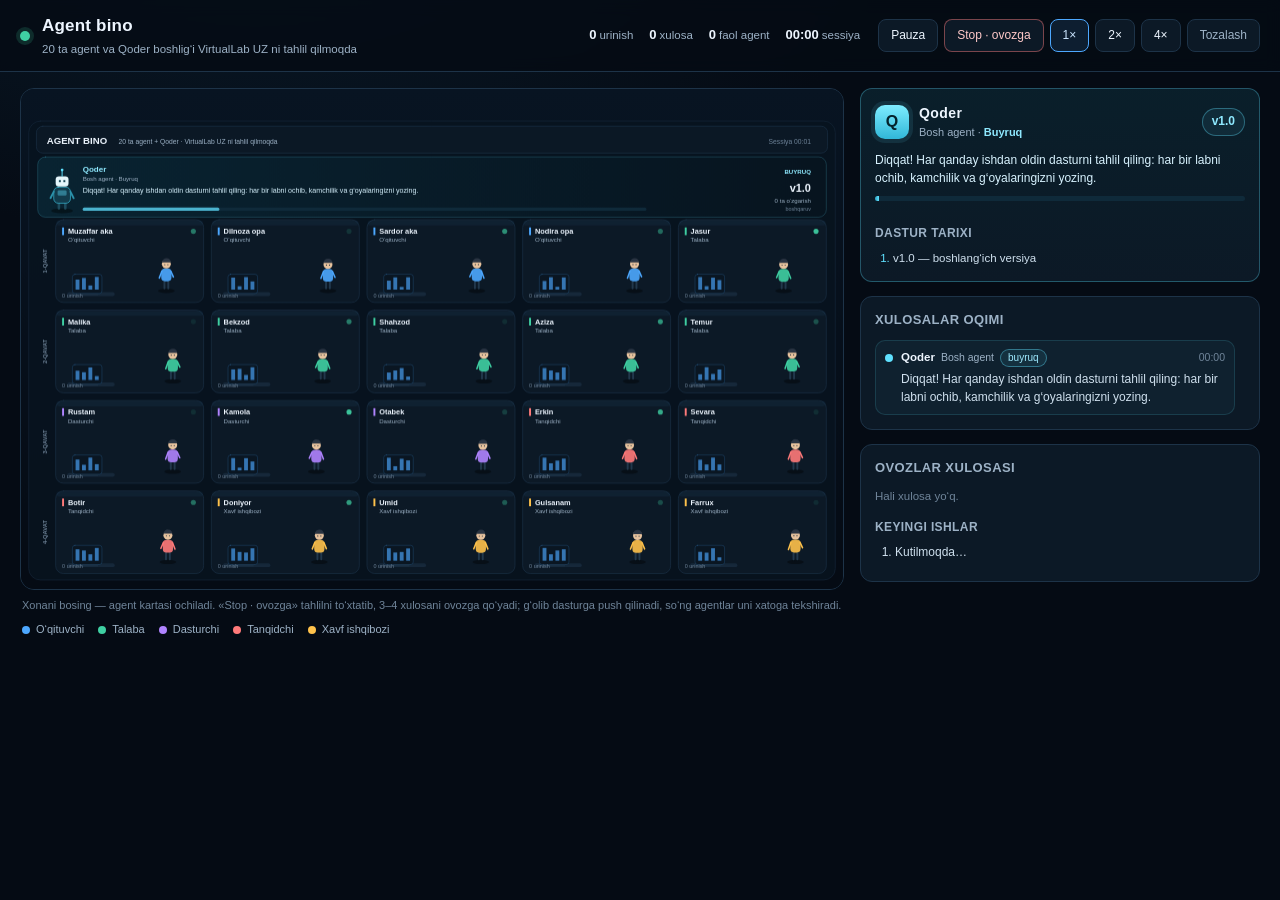
<file: agent-building/index.html>
<!doctype html>
<html lang="uz">
<head>
<meta charset="utf-8">
<meta name="viewport" content="width=device-width,initial-scale=1">
<meta name="color-scheme" content="dark">
<title>Agent bino — VirtualLab ustaxonasi</title>
<link rel="stylesheet" href="style.css?v=20261120">
</head>
<body>
<header class="top">
  <div class="brand">
    <span class="live-dot" aria-hidden="true"></span>
    <div>
      <h1>Agent bino</h1>
      <p>20 ta agent va Qoder boshlig‘i VirtualLab UZ ni tahlil qilmoqda</p>
    </div>
  </div>
  <div class="stats" id="stats"></div>
  <div class="controls">
    <button type="button" id="pause">Pauza</button>
    <button type="button" id="stop-vote">Stop · ovozga</button>
    <button type="button" class="speed active" data-speed="1">1×</button>
    <button type="button" class="speed" data-speed="2">2×</button>
    <button type="button" class="speed" data-speed="4">4×</button>
    <button type="button" id="clear">Tozalash</button>
  </div>
</header>

<main>
  <section class="stage">
    <canvas id="town" aria-label="20 ta agent ishlayotgan bino"></canvas>
    <p class="hint">Xonani bosing — agent kartasi ochiladi. «Stop · ovozga» tahlilni to‘xtatib, 3–4 xulosani ovozga qo‘yadi; g‘olib dasturga push qilinadi, so‘ng agentlar uni xatoga tekshiradi.</p>
    <div class="legend">
      <span><i style="background:var(--blue)"></i>O‘qituvchi</span>
      <span><i style="background:var(--green)"></i>Talaba</span>
      <span><i style="background:var(--purple)"></i>Dasturchi</span>
      <span><i style="background:var(--red)"></i>Tanqidchi</span>
      <span><i style="background:var(--amber)"></i>Xavf ishqibozi</span>
    </div>
  </section>

  <aside class="side">
    <div class="card boss-card" id="boss-card">
      <div class="boss-head">
        <span class="boss-avatar" aria-hidden="true">Q</span>
        <div class="boss-who">
          <h2>Qoder</h2>
          <p>Bosh agent · <b id="boss-phase">Buyruq</b></p>
        </div>
        <span class="boss-ver" id="boss-ver">v1.0</span>
      </div>
      <p class="boss-order" id="boss-order"></p>
      <div class="boss-progress"><i id="boss-bar"></i></div>
      <div class="boss-vote" id="boss-vote" hidden></div>
      <h3>Dastur tarixi</h3>
      <ol class="boss-log" id="boss-log"></ol>
    </div>

    <div class="card agent-card" id="agent-card" hidden></div>

    <div class="card feed-card">
      <h2>Xulosalar oqimi</h2>
      <div class="feed" id="feed"></div>
    </div>

    <div class="card summary-card">
      <h2>Ovozlar xulosasi</h2>
      <div id="summary"></div>
      <h3>Keyingi ishlar</h3>
      <ol id="next"></ol>
    </div>
  </aside>
</main>

<script src="app.js?v=20261120"></script>
</body>
</html>
</file>
<file: agent-building/style.css>
:root{
  --bg:#050B14;
  --panel:#0C1926;
  --panel-2:#0A1522;
  --line:#1D3348;
  --text:#EEF6FF;
  --muted:#9DB2C6;
  --dim:#6F8499;
  --blue:#4DA8FF;
  --amber:#FFC24B;
  --green:#3FD0A3;
  --purple:#B084FF;
  --red:#FF7A7A;
}
*{box-sizing:border-box}
html,body{margin:0;padding:0}
body{
  background:radial-gradient(1200px 600px at 20% -10%,#0A1B2A 0%,var(--bg) 55%) fixed var(--bg);
  color:var(--text);
  font:14px/1.45 -apple-system,BlinkMacSystemFont,"Segoe UI",Arial,sans-serif;
  min-height:100vh;
}
.top{
  display:flex;align-items:center;gap:18px;flex-wrap:wrap;
  padding:14px 20px;border-bottom:1px solid var(--line);
  background:rgba(5,11,20,.82);backdrop-filter:blur(8px);
  position:sticky;top:0;z-index:5;
}
.brand{display:flex;align-items:center;gap:12px;min-width:280px}
.brand h1{margin:0;font-size:17px;letter-spacing:.2px}
.brand p{margin:2px 0 0;font-size:11.5px;color:var(--muted)}
.live-dot{
  width:10px;height:10px;border-radius:50%;background:var(--green);
  box-shadow:0 0 0 4px rgba(63,208,163,.16);
  animation:pulse 1.8s ease-in-out infinite;
}
@keyframes pulse{50%{box-shadow:0 0 0 8px rgba(63,208,163,.06)}}
.stats{display:flex;gap:16px;flex-wrap:wrap;margin-left:auto;font-size:11.5px;color:var(--muted)}
.stats b{color:var(--text);font-size:13px;margin-right:3px}
.controls{display:flex;gap:6px;flex-wrap:wrap}
.controls button{
  background:var(--panel);color:var(--text);border:1px solid var(--line);
  border-radius:8px;padding:7px 12px;font:inherit;font-size:12px;cursor:pointer;
}
.controls button:hover{border-color:#2c4a66}
.controls button.active{border-color:var(--blue);color:#cbe6ff;background:rgba(77,168,255,.12)}
.controls #clear{color:var(--muted)}
.controls #stop-vote{color:#ffc9c9;border-color:rgba(255,122,122,.45)}
.controls #stop-vote:hover{border-color:rgba(255,122,122,.85)}
.controls #stop-vote.active{
  background:rgba(255,122,122,.16);border-color:var(--red);color:#ffdada;
  box-shadow:0 0 0 3px rgba(255,122,122,.12);
}
main{
  display:grid;grid-template-columns:minmax(0,1fr) 400px;
  gap:16px;padding:16px 20px 30px;max-width:1680px;margin:0 auto;
}
.stage{min-width:0}
canvas{
  width:100%;display:block;aspect-ratio:1280/780;
  border-radius:14px;border:1px solid var(--line);
  background:var(--panel-2);cursor:default;
}
.hint{margin:8px 2px 0;font-size:11px;color:var(--dim)}
.legend{display:flex;flex-wrap:wrap;gap:14px;margin:8px 2px 0;font-size:11px;color:var(--muted)}
.legend span{display:inline-flex;align-items:center;gap:6px}
.legend i{width:8px;height:8px;border-radius:50%;display:inline-block}
.side{display:flex;flex-direction:column;gap:14px;min-width:0}
.card{
  background:var(--panel);border:1px solid var(--line);border-radius:12px;
  padding:14px;
}
.card h2{margin:0 0 10px;font-size:13px;letter-spacing:.4px;text-transform:uppercase;color:var(--muted)}
.card h3{margin:14px 0 8px;font-size:12px;letter-spacing:.4px;text-transform:uppercase;color:var(--muted)}
.feed{max-height:360px;overflow:auto;display:flex;flex-direction:column;gap:10px;padding-right:10px}
.feed-item{display:flex;gap:8px;align-items:flex-start;border-bottom:1px dashed rgba(29,51,72,.7);padding-bottom:9px}
.feed-item:last-child{border-bottom:0;padding-bottom:0}
.fdot{width:8px;height:8px;border-radius:50%;margin-top:5px;flex:0 0 8px}
.fmeta{display:flex;flex-wrap:wrap;gap:6px;align-items:baseline;font-size:10.5px;color:var(--dim)}
.fmeta b{color:var(--text);font-size:11.5px}
.fmeta .role{color:var(--muted)}
.fmeta time{margin-left:auto;font-variant-numeric:tabular-nums}
.feed-item p{margin:3px 0 0;font-size:12px;line-height:1.5;color:#CFE0EE}
.chip{
  display:inline-block;padding:1px 7px;border-radius:999px;font-size:10px;
  border:1px solid rgba(77,168,255,.3);color:#bcd9f2;background:rgba(77,168,255,.08);
}
.chip.praise{border-color:rgba(63,208,163,.35);color:#a8ecd6;background:rgba(63,208,163,.08)}
.chip.excite{border-color:rgba(255,194,75,.4);color:#ffe0a0;background:rgba(255,194,75,.1)}
.sum-row{display:flex;align-items:center;gap:8px;margin:7px 0;font-size:11.5px}
.sum-name{flex:0 0 118px;color:var(--muted);white-space:nowrap;overflow:hidden;text-overflow:ellipsis}
.sum-bar{flex:1;height:7px;border-radius:99px;background:#12293C;overflow:hidden}
.sum-bar i{display:block;height:100%;border-radius:99px;background:linear-gradient(90deg,#2e7cc0,var(--blue))}
.sum-row b{flex:0 0 24px;text-align:right;font-size:11px;color:var(--text)}
#next{margin:0;padding-left:20px;font-size:12px;color:#CFE0EE}
#next li{margin:6px 0}
#next li span{color:var(--dim);font-size:11px}
.agent-card h2{color:var(--text);text-transform:none;font-size:15px;margin:0}
.agent-head{display:flex;align-items:flex-start;gap:10px}
.agent-head .who{flex:1}
.agent-role{font-size:11px;color:var(--muted)}
.agent-meta{display:flex;gap:14px;margin:10px 0 4px;font-size:11px;color:var(--muted);flex-wrap:wrap}
.agent-meta b{color:var(--text)}
.agent-thought{margin:8px 0 2px;padding:8px 10px;border-left:2px solid var(--purple);background:rgba(176,132,255,.07);border-radius:0 8px 8px 0;font-size:11.5px;color:#DCCBFF}
.agent-notes{display:flex;flex-direction:column;gap:7px;margin-top:8px;max-height:190px;overflow:auto}
.agent-notes p{margin:0;font-size:11.5px;color:#CFE0EE;line-height:1.45}
.x{
  background:none;border:1px solid var(--line);color:var(--muted);
  border-radius:8px;width:26px;height:26px;line-height:1;cursor:pointer;font-size:15px;
}
.x:hover{color:var(--text);border-color:#2c4a66}
.empty{font-size:11.5px;color:var(--dim);margin:4px 0}
@media (max-width:1080px){
  main{grid-template-columns:1fr}
  .feed{max-height:280px}
}
.boss-card{
  border-color:rgba(95,225,255,.3);
  background:linear-gradient(180deg,rgba(10,32,44,.96),var(--panel));
}
.boss-head{display:flex;align-items:center;gap:10px}
.boss-avatar{
  width:34px;height:34px;border-radius:10px;display:grid;place-items:center;
  font-weight:700;font-size:16px;color:#04222b;
  background:linear-gradient(180deg,#7eecff,#31b7d8);
  box-shadow:0 0 0 4px rgba(95,225,255,.1);
}
.boss-who{flex:1;min-width:0}
.boss-who h2{margin:0;font-size:14px;text-transform:none;color:var(--text)}
.boss-who p{margin:1px 0 0;font-size:11px;color:var(--muted)}
.boss-who b{color:#8fe9ff;font-weight:600}
.boss-ver{
  font-size:12px;font-weight:700;color:#8fe9ff;border:1px solid rgba(95,225,255,.35);
  padding:4px 9px;border-radius:999px;background:rgba(95,225,255,.07);font-variant-numeric:tabular-nums;
}
.boss-order{margin:10px 0 8px;font-size:12px;line-height:1.55;color:#D8F3FF;min-height:37px}
.boss-progress{height:5px;border-radius:99px;background:#0F2A3A;overflow:hidden}
.boss-progress i{display:block;height:100%;width:0;background:linear-gradient(90deg,#2e9fbd,#5FE1FF);transition:width .2s linear}
.boss-vote{margin-top:10px;display:flex;flex-direction:column;gap:9px}
.bv-row{display:grid;grid-template-columns:1fr auto;gap:3px 8px;font-size:11px}
.bv-name{color:#CFE9F6}
.bv-nums{font-variant-numeric:tabular-nums;color:var(--muted);font-size:10.5px}
.bv-bar{grid-column:1/-1;display:block;height:5px;border-radius:99px;background:#2a1620;overflow:hidden}
.bv-bar i{display:block;height:100%;border-radius:99px;background:linear-gradient(90deg,#3FD0A3,#7ae7c0);transition:width .25s linear}
.boss-log{margin:0;padding-left:18px;font-size:11.5px;color:#CFE0EE;display:flex;flex-direction:column;gap:5px}
.boss-log li::marker{color:#5FE1FF}
.feed-item.boss-item{background:rgba(95,225,255,.045);border:1px solid rgba(95,225,255,.14);border-radius:10px;padding:8px 9px}
.chip.boss{border-color:rgba(95,225,255,.4);color:#9feaff;background:rgba(95,225,255,.08)}
.chip.check{border-color:rgba(63,208,163,.35);color:#a8ecd6;background:rgba(63,208,163,.08)}
.chip.err{border-color:rgba(255,122,122,.45);color:#ffc2c2;background:rgba(255,122,122,.1)}
</file>
